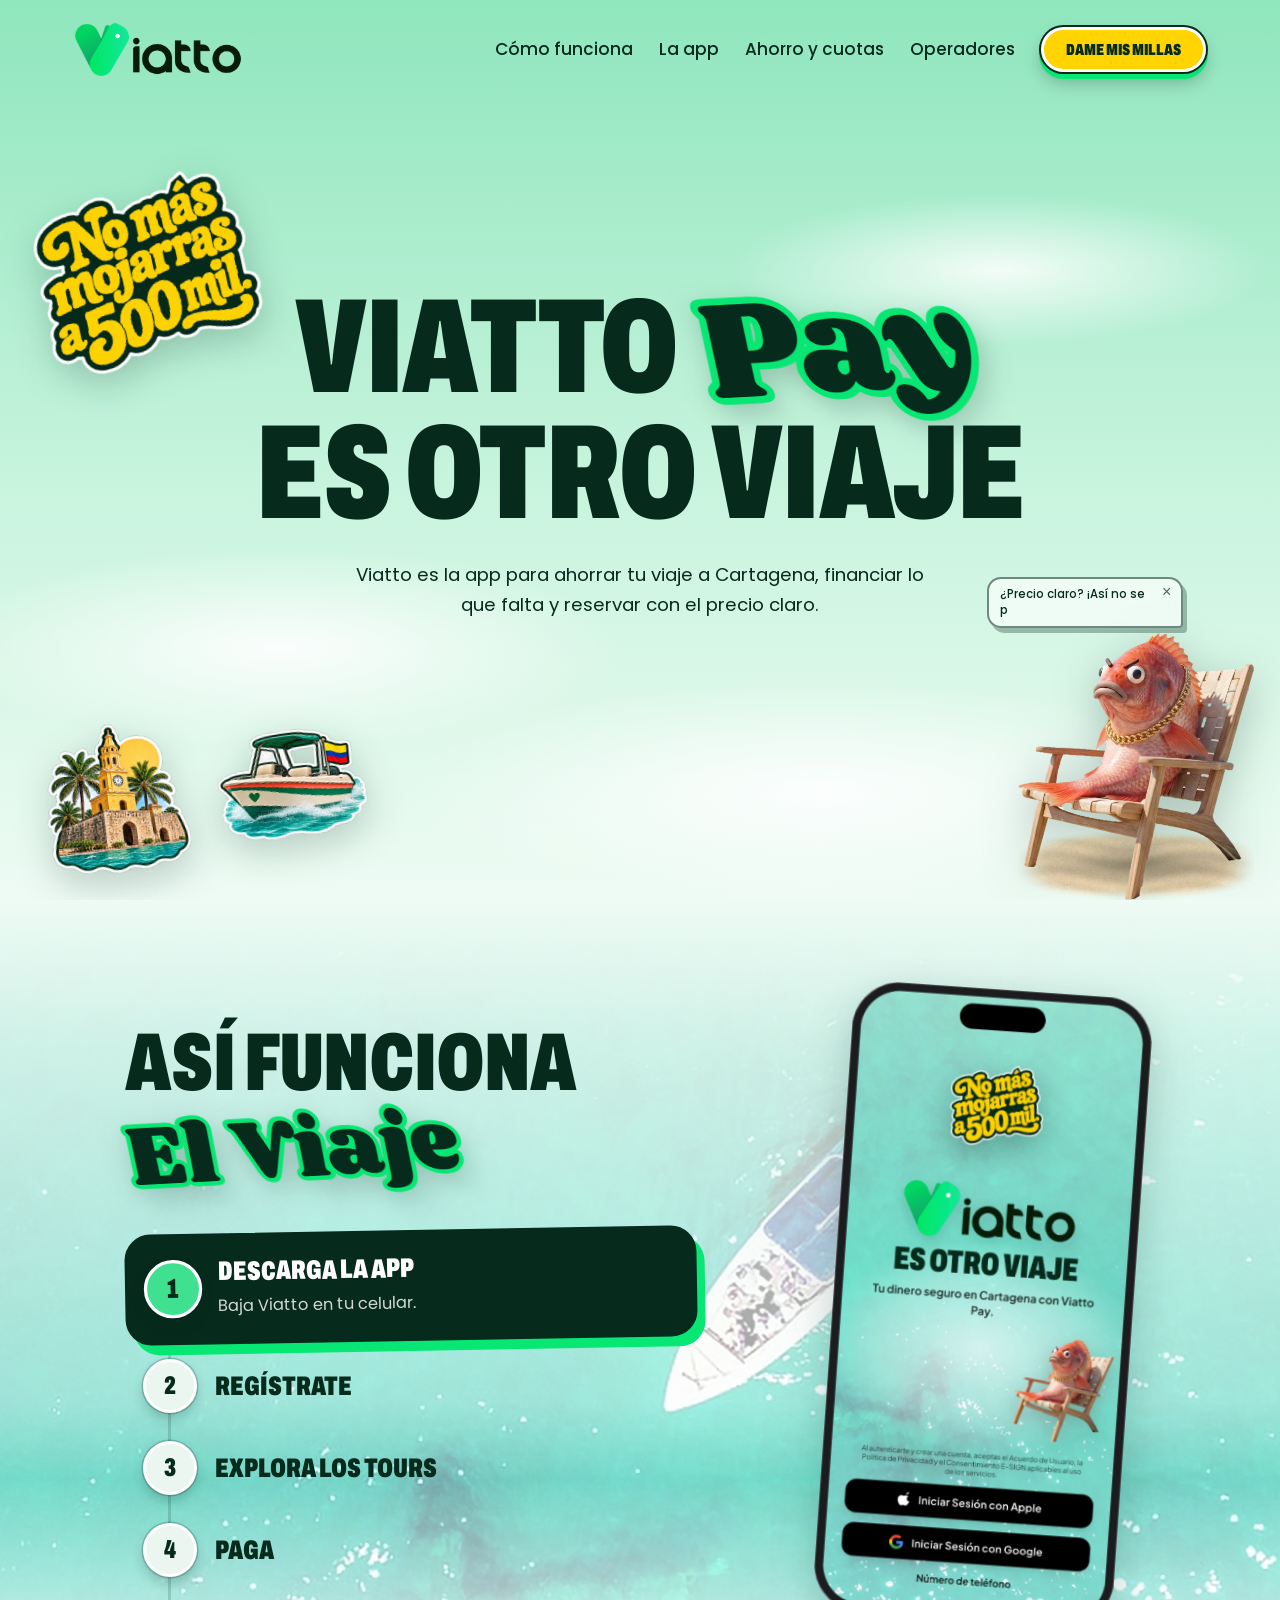
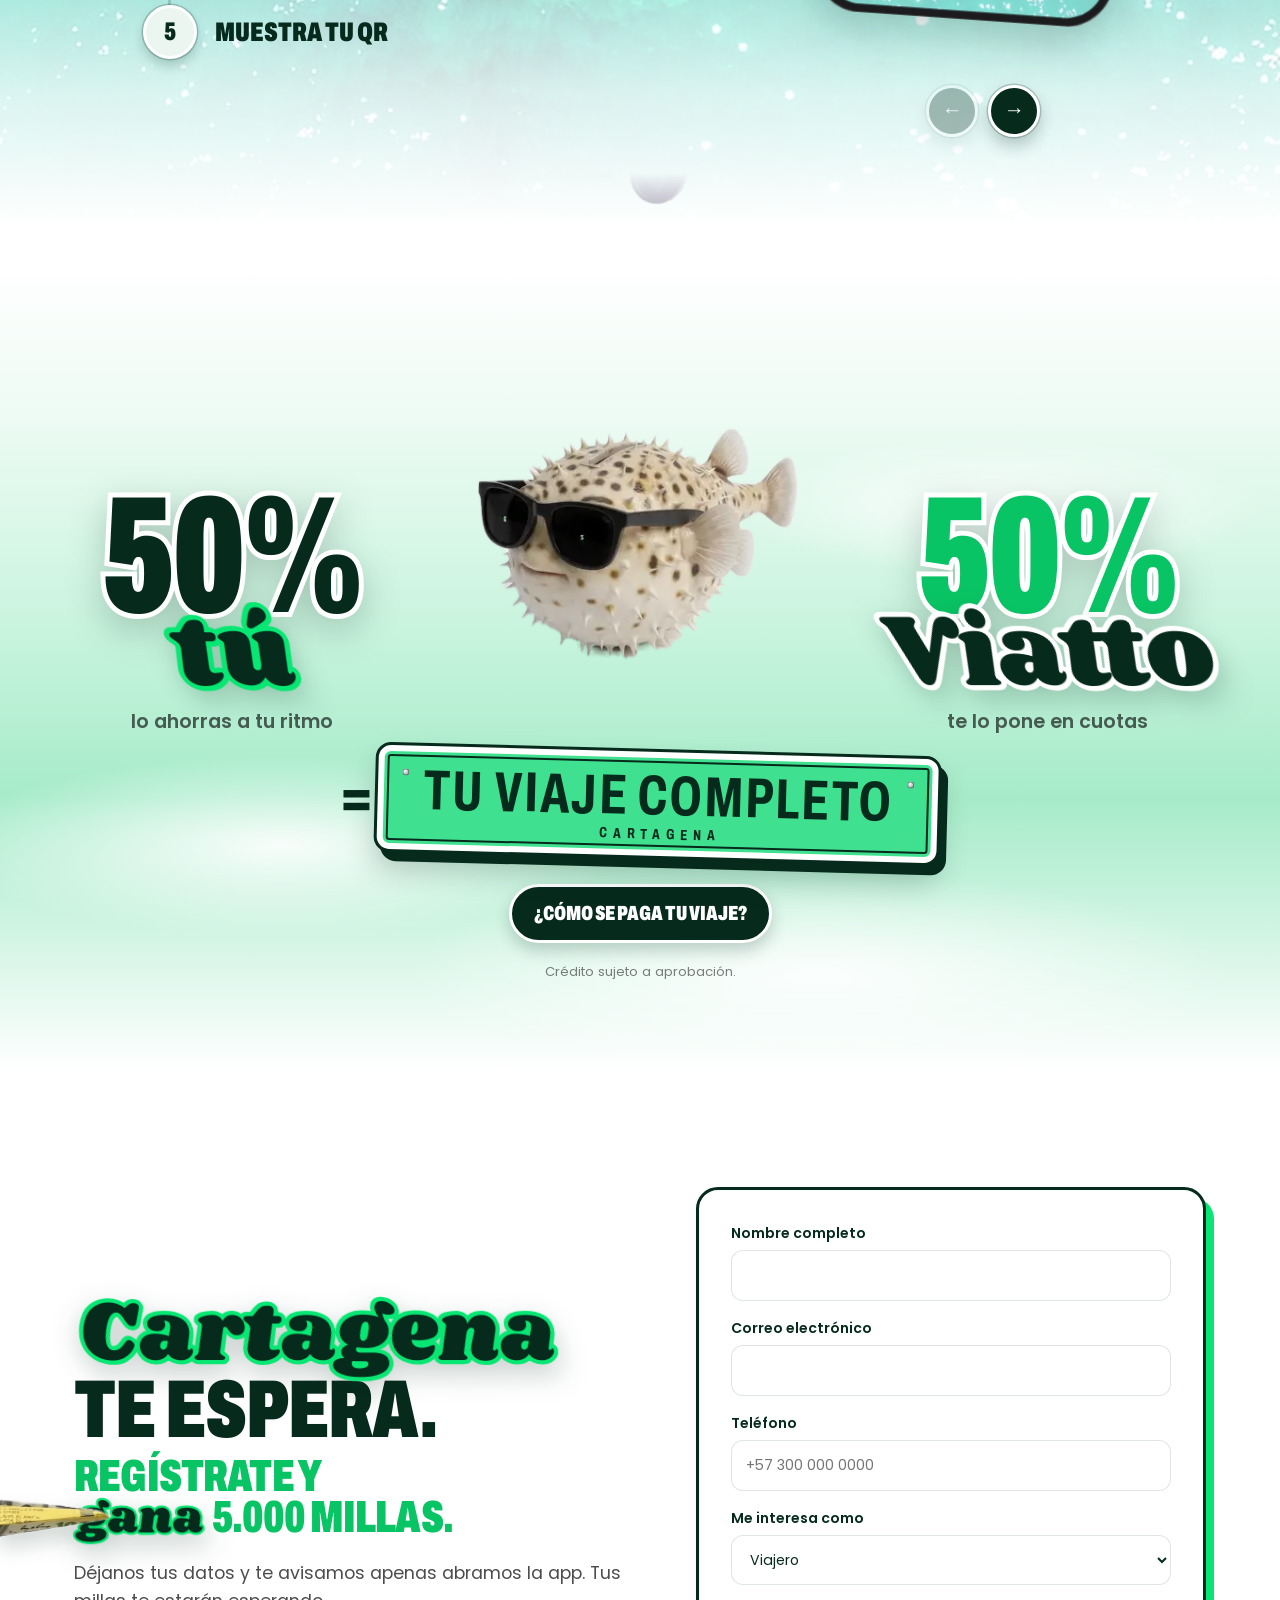
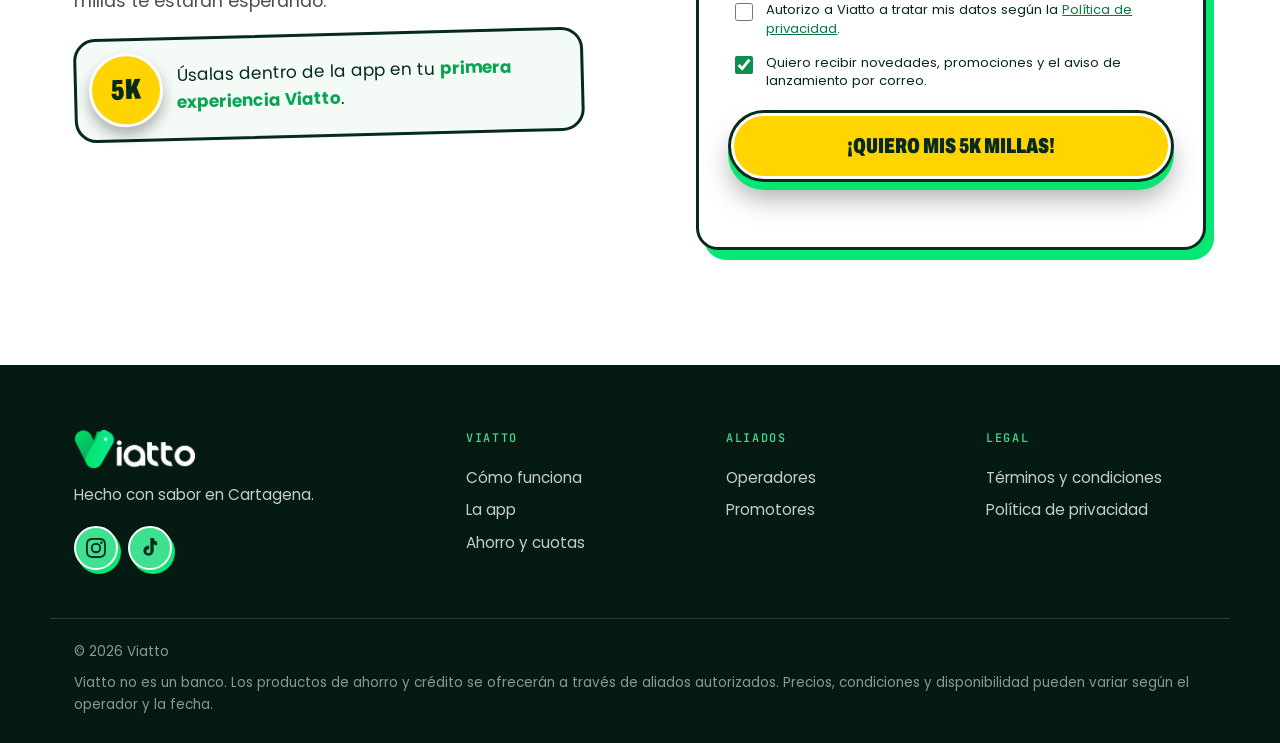
<file: index.html>
<!doctype html>
<html lang="es">
  <head>
    <meta charset="utf-8" />
    <meta name="viewport" content="width=device-width, initial-scale=1" />
    <title>Viatto Pay · Es otro viaje</title>
    <meta
      name="description"
      content="Viatto es la app para ahorrar tu viaje a Cartagena, financiar lo que falta y reservar con el precio claro."
    />
    <link rel="icon" href="assets/appicon.png" />
    <link rel="preconnect" href="https://fonts.googleapis.com" />
    <link rel="preconnect" href="https://fonts.gstatic.com" crossorigin />
    <link
      href="https://fonts.googleapis.com/css2?family=Archivo:wdth,wght@62..125,700..900&family=Shrikhand&family=Poppins:wght@400;500;600;700;800&family=JetBrains+Mono:wght@500&display=swap"
      rel="stylesheet"
    />
    <link rel="stylesheet" href="styles.css" />
    <style>
      /* Propuesta 3: estructura y actitud de la referencia ugly.cash con los colores de Viatto */
      /* Esta página no tiene cabecera fija: los enlaces del menú llevan cada sección justo al borde superior */
      html {
        scroll-padding-top: 0;
      }
      main > section {
        scroll-margin-top: 0;
      }
      body {
        background: #f7f9f6;
      }
      .big {
        font-family: "Archivo", "Poppins", sans-serif;
        font-stretch: 68%;
        font-weight: 900;
        text-transform: uppercase;
        letter-spacing: -0.01em;
        line-height: 0.9;
        color: var(--ink);
      }
      /* Botones tipo sticker: borde blanco grueso y sombra, derechos; al pasar el cursor suben */
      .pill {
        display: inline-flex;
        align-items: center;
        justify-content: center;
        padding: 16px 34px;
        border: 3px solid #fff;
        border-radius: 999px;
        background: var(--ink);
        color: #fff;
        font-weight: 700;
        text-decoration: none;
        box-shadow: 0 0 0 1.5px rgba(6, 42, 28, 0.22), 0 9px 16px rgba(6, 42, 28, 0.24);
        transition: translate 0.2s ease, box-shadow 0.2s ease, background 0.2s ease;
      }
      .pill:hover {
        translate: 0 -3px;
        background: #000;
        box-shadow: 0 0 0 1.5px rgba(6, 42, 28, 0.22), 0 14px 22px rgba(6, 42, 28, 0.28);
      }
      .pill--lime {
        background: var(--lime);
        color: var(--ink);
      }
      .pill--lime:hover {
        background: #6cf0ac;
      }

      /* Cabecera clara */
      .top {
        position: absolute;
        inset: 0 0 auto 0;
        z-index: 5;
        padding: 22px 0;
      }
      .top__in {
        display: flex;
        align-items: center;
        justify-content: space-between;
        gap: 20px;
      }
      .top nav {
        display: flex;
        align-items: center;
        gap: 26px;
        font-weight: 500;
      }
      .top nav a:not(.pill) {
        color: var(--ink);
        text-decoration: none;
      }
      .top .pill {
        padding: 10px 20px;
        font-size: 0.9rem;
      }

      /* Portada: cielo, nubes y stickers flotando */
      .sky {
        position: relative;
        overflow: hidden;
        min-height: 100svh;
        display: grid;
        place-items: center;
        padding: 130px 0 90px;
        text-align: center;
        background:
          radial-gradient(ellipse 38% 16% at 22% 72%, rgba(255, 255, 255, 0.9), transparent 70%),
          radial-gradient(ellipse 30% 12% at 78% 30%, rgba(255, 255, 255, 0.85), transparent 70%),
          radial-gradient(ellipse 46% 18% at 64% 88%, rgba(255, 255, 255, 0.9), transparent 70%),
          linear-gradient(180deg, #8fe6bd 0%, #c9f4de 55%, #eefbf4 100%);
      }
      .sky {
        --fw: clamp(140px, 18.5vw, 268px); /* ancho de la mojarra; su globo se ubica a partir de él */
      }
      /* Globo de diálogo de la mojarra */
      /* Boca: recorte superpuesto con 3 aperturas × 30 fotogramas; el script elige cuál según la letra que va diciendo */
      .sky__mouth {
        position: absolute;
        left: 27.273%; /* la mojarra ahora mira hacia la izquierda */
        top: 14.085%;
        width: 22.727%;
        height: 21.127%;
        background: url("assets/mojarra-silla-boca.webp?v=3") 0 0 / 3000% 300% no-repeat;
        opacity: 0;
      }
      .sky__mouth.is-on {
        opacity: 1;
      }
      /* Párpados: capa transparente con 2 niveles (a medias y cerrados) × 30 fotogramas; el script la muestra al parpadear */
      .sky__eyes {
        position: absolute;
        left: 29.545%;
        top: 8.048%;
        width: 27.273%;
        height: 14.085%;
        background: url("assets/mojarra-silla-ojos.webp?v=1") 0 0 / 3000% 200% no-repeat;
        opacity: 0;
      }
      .sky__eyes.is-on {
        opacity: 1;
      }
      /* Burbujitas que le salen de la boca */
      .bub {
        position: absolute;
        left: 33%;
        top: 21%;
        width: var(--s);
        height: var(--s);
        border-radius: 50%;
        border: 1.5px solid rgba(255, 255, 255, 0.95);
        background: rgba(255, 255, 255, 0.35);
        opacity: 0;
        animation: bub-rise var(--t) ease-out forwards;
      }
      @keyframes bub-rise {
        0% {
          opacity: 0;
          transform: translate(0, 0) scale(0.4);
        }
        15% {
          opacity: 1;
        }
        100% {
          opacity: 0;
          transform: translate(var(--dx), -130px) scale(1);
        }
      }
      .sky__say {
        min-height: calc(2.7em + 16px);
        position: absolute;
        z-index: 3;
        right: calc(2% + var(--fw) * 0.3);
        bottom: calc(var(--fw) * 1.13 + 4px); /* justo encima de la mojarra */
        width: min(196px, calc(100vw - 32px));
        margin: 0;
        padding: 8px 26px 8px 11px;
        border: 2px solid rgba(6, 42, 28, 0.55);
        border-radius: 14px 14px 4px 14px;
        background: rgba(255, 255, 255, 0.62);
        -webkit-backdrop-filter: blur(8px);
        backdrop-filter: blur(8px);
        color: var(--ink);
        font-size: 0.72rem;
        font-weight: 500;
        line-height: 1.35;
        text-align: left;
        box-shadow: 4px 5px 0 rgba(6, 42, 28, 0.3);
        transition: opacity 0.35s ease, transform 0.35s ease;
      }
      .sky__say.is-out {
        opacity: 0;
        transform: translateY(6px) scale(0.96);
      }
      .sky__say button {
        position: absolute;
        top: 3px;
        right: 6px;
        padding: 2px 4px;
        border: 0;
        background: none;
        color: inherit;
        font-size: 1rem;
        line-height: 1;
        cursor: pointer;
        opacity: 0.7;
      }
      .sky__say button:hover {
        opacity: 1;
      }
      .sky__in {
        position: relative;
        z-index: 2;
      }
      .sky h1 {
        font-size: clamp(3.2rem, 10.5vw, 9.6rem);
        max-width: 9.5em;
        margin-inline: auto;
      }
      /* "Pay" con letra gruesa y cursiva, en el estilo del letrero "No más mojarras a 500 mil" */
      .sky h1 .pay,
      .blk h2 .pay,
      .join h2 .pay {
        font-family: "Shrikhand", "Archivo", serif;
        font-stretch: normal;
        font-weight: 400;
        text-transform: none;
        letter-spacing: 0;
        font-size: 1.04em;
        /* inclinada hacia la izquierda (la letra viene inclinada a la derecha), con contorno blanco de sticker y flotando como ellos */
        display: inline-block;
        margin: 0 0.1em 0 0.06em;
        transform: skewX(24deg);
        -webkit-text-stroke: 0.1em #08e773; /* verde de la V del logo */
        paint-order: stroke fill;
        filter: drop-shadow(0 10px 14px rgba(6, 42, 28, 0.22));
        --r: -3deg;
        rotate: var(--r);
        animation: pay-float 6s ease-in-out infinite alternate;
        animation-delay: -2.5s;
      }
      /* el mismo vaivén de los stickers, un poco más corto */
      @keyframes pay-float {
        0% {
          translate: 0 0;
          rotate: var(--r, 0deg);
        }
        50% {
          translate: 5px -10px;
          rotate: calc(var(--r, 0deg) + 3.5deg);
        }
        100% {
          translate: -4px 5px;
          rotate: calc(var(--r, 0deg) - 2.5deg);
        }
      }
      .sky p {
        margin: 26px auto 34px;
        max-width: 32em;
        font-size: 1.15rem;
        color: var(--ink);
      }
      .sky small {
        display: block;
        margin-top: 16px;
        font-size: 0.88rem;
        color: rgba(6, 42, 28, 0.7);
      }
      .st {
        position: absolute;
        z-index: 1;
        width: var(--w);
        height: auto;
        rotate: var(--r, 0deg);
        filter: drop-shadow(0 12px 18px rgba(6, 42, 28, 0.22));
        animation: st-float var(--t, 6s) ease-in-out infinite alternate;
        animation-delay: var(--d, 0s);
        pointer-events: none;
      }
      @keyframes st-float {
        0% {
          translate: 0 0;
          rotate: var(--r, 0deg);
        }
        50% {
          translate: 8px -16px;
          rotate: calc(var(--r, 0deg) + 6deg);
        }
        100% {
          translate: -6px 8px;
          rotate: calc(var(--r, 0deg) - 4deg);
        }
      }
      /* Stickers a la izquierda; a la derecha va la mojarra animada */
      .st--500 { --w: clamp(120px, 17vw, 270px); left: 3%; top: 20%; --r: -12deg; --d: -2s; --t: 7s; }
      .st--torre { --w: clamp(92px, 11vw, 168px); left: 3.5%; bottom: 3%; --r: -7deg; --d: -3.5s; --t: 7s; }
      .st--lancha { --w: clamp(92px, 11.5vw, 180px); left: 17%; bottom: 7%; --r: -8deg; --d: -1.5s; }
      /* Mojarra en su silla: foto fija animada, hoja de 6 × 5 fotogramas que el script recorre.
         La versión anterior (busto del reel) sigue en assets/mojarra-anim.webp: 8 × 6, 48 fotogramas, proporción 300 / 341. */
      /* Suelo de arena bajo la silla: mismo recuadro que la mojarra, por detrás, con los bordes desvanecidos */
      .sky__ground {
        position: absolute;
        z-index: 1;
        right: 2%;
        bottom: 0;
        width: var(--fw);
        aspect-ratio: 440 / 497;
        background: url("assets/mojarra-suelo.webp?v=1") 0 0 / 100% 100% no-repeat;
        pointer-events: none;
      }
      .sky__fish {
        position: absolute;
        z-index: 1;
        right: 2%;
        bottom: 0;
        width: var(--fw);
        aspect-ratio: 440 / 497;
        background: url("assets/mojarra-silla.webp?v=5") 0 0 / 600% 500% no-repeat;
        filter: drop-shadow(0 12px 22px rgba(6, 42, 28, 0.25));
        pointer-events: none;
      }

      /* Bloques */
      .blk {
        padding-block: clamp(72px, 9vw, 128px);
      }
      #como-funciona {
        padding-top: clamp(40px, 4.6vw, 66px); /* margen superior más cerrado en la segunda sección */
      }
      /* Fondo de mar: foto aérea de las Islas del Rosario bajo un velo claro.
         Arriba el velo es del mismo verde menta con que termina la portada, para que las dos secciones se unan;
         hacia abajo se abre y deja ver más el turquesa. */
      .sea {
        position: relative;
        overflow: hidden;
        padding-bottom: clamp(96px, 10vw, 150px);
        background: #dff5f1;
      }
      .plain {
        background: #efefef;
      }
      .sea > .wrap {
        position: relative;
        z-index: 1;
      }
      .sea::before {
        content: "";
        position: absolute;
        inset: 0;
        pointer-events: none;
        background:
          linear-gradient(180deg, #eefbf4 0%, rgba(238, 251, 244, 0.86) 16%, rgba(255, 255, 255, 0.62) 52%, rgba(255, 255, 255, 0.45) 60%, rgba(255, 255, 255, 0.85) 82%, #fff 96%),
          url("assets/fondo-mar.webp?v=2") center 62% / cover no-repeat;
        transform: scaleX(-1); /* volteada: la lancha queda del lado del teléfono, no bajo el texto */
      }
      .blk h2 .pay {
        margin-left: 0.02em;
        margin-top: 0.16em; /* un poco más abajo para que no pise la línea de arriba */
        animation-delay: -1s;
      }
      .blk h2 {
        font-size: clamp(2.4rem, 6.4vw, 5.6rem);
      }
      .feat {
        display: grid;
        grid-template-columns: minmax(0, 1.4fr) minmax(0, 1fr);
        gap: 64px;
        align-items: center;
      }
      /* Pasos apilados: número grande tipo sticker, título condensado y una línea que los une.
         El paso activo es una tarjeta oscura con su descripción; los demás muestran solo número y título. */
      /* columna de título y pasos un poco más a la derecha, despegada del borde */
      .feat > div:first-child {
        padding-left: clamp(0px, 4vw, 64px);
      }
      .feat ul {
        position: relative;
        list-style: none;
        padding: 0;
        margin: 40px 0 0;
        display: grid;
        gap: 8px;
      }
      .feat ul::before {
        content: "";
        position: absolute;
        left: 43px;
        top: 34px;
        bottom: 34px;
        width: 3px;
        border-radius: 3px;
        background: rgba(6, 42, 28, 0.16);
      }
      .feat li {
        position: relative;
        display: grid;
        grid-template-columns: 54px minmax(0, 1fr);
        gap: 18px;
        align-items: center;
        padding: 10px 18px;
        border-radius: 26px;
        cursor: pointer;
        transition: background 0.25s ease, color 0.25s ease, padding 0.25s ease, box-shadow 0.25s ease, rotate 0.25s ease;
      }
      .feat li:hover:not(.is-on) {
        background: rgba(6, 42, 28, 0.05);
      }
      .feat li i {
        width: 54px;
        height: 54px;
        display: grid;
        place-items: center;
        border: 3px solid #fff;
        border-radius: 50%;
        background: #eaf6ef;
        color: var(--ink);
        font-family: "Archivo", sans-serif;
        font-stretch: 68%;
        font-weight: 900;
        font-style: normal;
        font-size: 1.6rem;
        line-height: 1;
        box-shadow: 0 0 0 1.5px rgba(6, 42, 28, 0.22), 0 7px 12px rgba(6, 42, 28, 0.2);
        transition: background 0.25s ease, scale 0.25s ease;
      }
      .feat li b {
        display: block;
        font-family: "Archivo", sans-serif;
        font-stretch: 68%;
        font-weight: 900;
        text-transform: uppercase;
        font-size: clamp(1.35rem, 2.1vw, 1.85rem);
        line-height: 1;
      }
      .feat li span {
        display: none;
        margin-top: 8px;
        font-size: 1.02rem;
        color: rgba(255, 255, 255, 0.82);
      }
      .feat li.is-on {
        padding-block: 22px;
        background: var(--ink);
        color: #fff;
        /* mismo efecto sticker del formulario: borde y sombra verde dura */
        border: 3px solid var(--ink);
        box-shadow: 8px 10px 0 #08e773;
        rotate: -1deg;
      }
      .feat li.is-on i {
        background: var(--lime);
        scale: 1.08;
      }
      .feat li.is-on span {
        display: block;
      }
      /* Carrusel de mockups: lo único que se mueve en la sección */
      .mock {
        min-width: 0;
      }
      .mock__track {
        display: flex;
        overflow-x: auto;
        scroll-snap-type: x mandatory;
        scroll-behavior: smooth;
        scrollbar-width: none;
      }
      .mock__track::-webkit-scrollbar {
        display: none;
      }
      .mock__track figure {
        flex: 0 0 100%;
        margin: 0;
        padding: 30px 0 64px; /* sitio para que la sombra del teléfono no se corte */
        display: grid;
        place-items: center;
        scroll-snap-align: center;
      }
      .mock__track img,
      .mock__ph {
        width: min(300px, 78%);
        rotate: 4deg;
      }
      .mock__track img {
        height: auto;
        filter: drop-shadow(0 14px 22px rgba(6, 42, 28, 0.22));
      }
      /* Espacio con forma de teléfono para los mockups que faltan */
      .mock__ph {
        aspect-ratio: 615 / 1294;
        border: 3px dashed rgba(6, 42, 28, 0.35);
        border-radius: 46px;
        display: grid;
        place-items: center;
        text-align: center;
        font-family: "JetBrains Mono", monospace;
        font-size: 0.82rem;
        color: rgba(6, 42, 28, 0.55);
      }
      .mock__nav {
        display: flex;
        justify-content: center;
        gap: 10px;
      }
      .mock__nav button {
        width: 52px;
        height: 52px;
        border: 3px solid #fff;
        border-radius: 50%;
        background: var(--ink);
        color: #fff;
        font-size: 1.3rem;
        line-height: 1;
        cursor: pointer;
        box-shadow: 0 0 0 1.5px rgba(6, 42, 28, 0.22), 0 9px 16px rgba(6, 42, 28, 0.24);
        transition: translate 0.2s ease, opacity 0.2s ease;
      }
      .mock__nav button:hover:not(:disabled) {
        translate: 0 -3px;
      }
      .mock__nav button:disabled {
        opacity: 0.3;
        cursor: default;
      }
      .clear {
        background: #efefef;
        color: var(--ink);
      }
      .clear h2 {
        color: var(--ink);
        white-space: nowrap;
        font-size: clamp(1.7rem, 4.6vw, 4.2rem);
      }
      .clear__h2b {
        color: #08c464;
      }
      .clear__note {
        display: block;
        margin-top: 8px;
        font-size: 0.82rem;
        color: rgba(0, 0, 0, 0.5);
      }
      .clear__head {
        display: grid;
        grid-template-columns: minmax(0, 1fr) auto;
        align-items: center;
        gap: 24px;
      }
      .clear__pez {
        width: clamp(170px, 22vw, 300px);
        height: auto;
        margin-top: -113px;
        /* las monedas entran por arriba del video: se desvanecen en vez de verse cortadas */
        -webkit-mask-image: linear-gradient(180deg, transparent 0%, #000 22%);
        mask-image: linear-gradient(180deg, transparent 0%, #000 22%);
      }
      @media (max-width: 720px) {
        .clear__head { grid-template-columns: 1fr; }
        .clear__pez { justify-self: center; margin-top: 0; width: 200px; }
      }
      .clear__head p {
        margin-top: 18px;
        font-size: 1.15rem;
        color: rgba(0, 0, 0, 0.72);
      }
      .quad {
        margin-top: 48px;
        display: grid;
        grid-template-columns: repeat(2, minmax(0, 1fr));
        gap: 14px;
      }
      .quad article {
        border: 1px solid rgba(0, 0, 0, 0.12);
        background: #fff;
        border-radius: 22px;
        padding: 26px 28px;
      }
      .quad h3 {
        font-size: 1.15rem;
        color: var(--ink);
        margin-bottom: 8px;
      }
      .quad p {
        color: rgba(0, 0, 0, 0.7);
      }
      .shout {
        background: var(--lime);
        text-align: center;
      }
      .shout h2 {
        font-size: clamp(3rem, 10vw, 9rem);
      }
      .shout p {
        margin-top: 22px;
        font-size: 1.2rem;
      }
      .more {
        margin-top: 48px;
        display: grid;
        grid-template-columns: repeat(3, minmax(0, 1fr));
        gap: 18px;
      }
      .more a {
        display: flex;
        flex-direction: column;
        justify-content: flex-end;
        min-height: 230px;
        border-radius: 28px;
        padding: 28px;
        text-decoration: none;
        color: #fff;
        background: linear-gradient(180deg, rgba(6, 42, 28, 0.05), rgba(6, 42, 28, 0.88)), var(--img) center / cover;
        transition: transform 0.25s ease;
      }
      .more a:hover {
        transform: translateY(-4px);
      }
      .more b {
        font-family: "Archivo", sans-serif;
        font-stretch: 68%;
        font-weight: 900;
        text-transform: uppercase;
        font-size: 1.7rem;
        line-height: 1;
      }
      .more span {
        margin-top: 8px;
        color: rgba(255, 255, 255, 0.85);
      }
      .join h2 {
        color: #fff;
        font-size: clamp(2.6rem, 6.4vw, 5.4rem);
      }
      /* Globo de la mojarra de la segunda sección: misma estructura del sitio, con el formato claro de esta propuesta */
      #fish2 .crab__bubble {
        border: 2px solid rgba(6, 42, 28, 0.55);
        background: rgba(255, 255, 255, 0.62);
        color: var(--ink);
        font-weight: 500;
        box-shadow: 4px 5px 0 rgba(6, 42, 28, 0.3);
      }
      /* Párpados de la mojarra de la segunda sección: capa con 2 niveles × 48 fotogramas, sobre los ojos */
      /* Cangrejo de la segunda sección: esquina inferior izquierda */
      #fish2 {
        --size: clamp(150px, 17vw, 250px);
        position: absolute; /* vive dentro de la sección 2: sube desde su borde inferior y no invade la siguiente */
        z-index: 2;
        bottom: 110px;
        transform: translateY(calc(108% + 110px));
      }
      #fish2.is-up {
        transform: none;
      }
      #fish2 .crab__bubble {
        left: 30%;
      }
      .fish2__stack {
        position: relative;
        display: block;
        aspect-ratio: 1; /* reserva el espacio aunque la animación aún no haya cargado */
      }
      /* cada animación se muestra solo cuando ya cargó: nunca se ve el ícono de imagen rota */
      /* bucle de gestos (tenazas arriba, riendo): reemplaza al video cuando termina de romper el letrero */
      .fish2__gesto {
        position: absolute;
        inset: 0;
        opacity: 0;
      }
      .fish2__stack.is-gesto .fish2__gesto { opacity: 1; }
      .fish2__stack.is-gesto #fish2Crab { opacity: 0; }
      .fish2__crab {
        display: block;
        width: 100%;
        height: auto;
        filter: drop-shadow(0 6px 10px rgba(4, 22, 15, 0.25));
        /* en espejo: el borde donde el video corta las patas queda pegado al borde izquierdo de la pantalla */
        transform: scaleX(-1);
      }
      .fish__eyes {
        position: absolute;
        left: 14%;
        top: 33.724%;
        width: 55.333%;
        height: 18.475%;
        background: url("assets/mojarra-anim-ojos.webp?v=1") 0 0 / 4800% 200% no-repeat;
        opacity: 0;
      }
      .fish__eyes.is-on {
        opacity: 1;
      }
      /* Coco con rastas: asoma por la esquina inferior derecha mientras se ve la sección "No somos un banco".
         Hoja de 9 × 5 fotogramas (45, a 15 por segundo) que el script recorre. */
      .coco {
        position: fixed;
        right: 12px;
        bottom: 0;
        z-index: 40;
        width: clamp(118px, 13vw, 190px);
        transform: translateY(110%);
        transition: transform 0.7s cubic-bezier(0.3, 1.3, 0.5, 1);
        pointer-events: none;
      }
      .coco.is-up {
        transform: none;
      }
      /* Globo del coco: misma estructura y formato que el de la mojarra, abriendo hacia la izquierda */
      .coco .crab__bubble {
        left: auto;
        right: 6px;
        bottom: calc(100% + 2px);
        border: 2px solid rgba(6, 42, 28, 0.55);
        border-radius: 14px 14px 4px 14px;
        background: rgba(255, 255, 255, 0.62);
        color: var(--ink);
        font-weight: 500;
        box-shadow: 4px 5px 0 rgba(6, 42, 28, 0.3);
        transform-origin: 85% 100%;
        pointer-events: auto;
      }
      .coco.is-talking .crab__bubble {
        opacity: 1;
        transform: none;
        visibility: visible;
      }
      .coco__sprite {
        display: block;
        aspect-ratio: 344 / 355;
        background: url("assets/coco-anim.webp?v=1") 0 0 / 900% 500% no-repeat;
        filter: drop-shadow(0 8px 12px rgba(6, 42, 28, 0.25));
      }
      @media (prefers-reduced-motion: reduce) {
        .coco {
          transition: none;
        }
      }
      .p3-note:hover {
        translate: -50% -3px;
      }
      .p3-note {
        position: fixed;
        left: 50%;
        bottom: 12px;
        translate: -50% 0; /* centrado abajo: en las esquinas van las mojarras */
        z-index: 50;
        padding: 10px 18px;
        font-size: 0.82rem;
      }
      .footer__in span {
        display: block;
        padding: 4px 0;
      }
      @media (max-width: 980px) {
        .top nav a:not(.pill) {
          display: none;
        }
        .more,
        .quad,
        .feat {
          grid-template-columns: minmax(0, 1fr);
        }
        .st--torre {
          display: none;
        }
        .st--500 { left: -4%; top: 9%; }
        .st--lancha { left: 2%; bottom: 3%; }
      }
      @media (prefers-reduced-motion: reduce) {
        .st,
        .pay {
          animation: none;
        }
      }
      /* Propuesta sección 3: lettering a todo lo ancho */
      .half {
        position: relative;
        overflow-x: clip; /* las monedas pueden asomar sobre la sección de arriba sin cortarse */
        overflow-y: visible;
        /* mismo cielo difuminado de la portada */
        background:
          radial-gradient(ellipse 38% 16% at 22% 72%, rgba(255, 255, 255, 0.9), transparent 70%),
          radial-gradient(ellipse 30% 12% at 78% 30%, rgba(255, 255, 255, 0.85), transparent 70%),
          radial-gradient(ellipse 46% 18% at 64% 88%, rgba(255, 255, 255, 0.9), transparent 70%),
          linear-gradient(180deg, #ffffff 0%, #eefbf4 18%, #c9f4de 45%, #a6ebc9 66%, #ffffff 100%); /* termina en blanco para unirse con la sección final */
        padding: clamp(64px, 8vw, 120px) 16px clamp(56px, 7vw, 100px);
        text-align: center;
        color: var(--ink);
      }
      .half__kicker {
        display: inline-block;
        padding: 10px 22px;
        border: 3px solid #fff;
        border-radius: 999px;
        background: var(--ink);
        color: #fff;
        font-family: "Archivo", sans-serif;
        font-stretch: 68%;
        font-weight: 900;
        text-transform: uppercase;
        font-size: clamp(1rem, 1.6vw, 1.35rem);
        box-shadow: 0 8px 16px rgba(6, 42, 28, 0.2);
      }
      .half__stage {
        display: grid;
        grid-template-columns: 1fr auto 1fr;
        align-items: center;
        gap: clamp(0px, 1vw, 16px);
        max-width: 1500px;
        margin: clamp(16px, 2vw, 32px) auto 0;
      }
      .half__side {
        position: relative;
        top: 96px; /* más abajo que el pez */
        display: grid;
        justify-items: center;
        line-height: 0.82;
        animation: pay-float 6s ease-in-out infinite alternate;
      }
      .half__side--tu { --r: -5deg; }
      .half__side--vt { --r: 5deg; animation-delay: -3s; }
      .half__pct {
        font-family: "Archivo", sans-serif;
        font-stretch: 62%;
        font-weight: 900;
        font-size: clamp(4.8rem, 13vw, 13rem);
        letter-spacing: -0.02em;
        -webkit-text-stroke: 0.06em #fff;
        paint-order: stroke fill;
        filter: drop-shadow(0 12px 18px rgba(6, 42, 28, 0.22));
      }
      .half__side--vt .half__pct { color: #08c464; }
      .half__who {
        margin-top: -0.12em;
        font-family: "Shrikhand", "Archivo", serif;
        font-size: clamp(3rem, 8vw, 7.5rem);
        transform: skewX(24deg);
        -webkit-text-stroke: 0.1em #08e773;
        paint-order: stroke fill;
        filter: drop-shadow(0 10px 14px rgba(6, 42, 28, 0.22));
      }
      .half__side--vt .half__who { -webkit-text-stroke-color: #fff; color: var(--ink); }
      .half__what {
        margin-top: 0.7em;
        font-size: clamp(1rem, 1.5vw, 1.3rem);
        line-height: 1.2;
        font-weight: 600;
        color: rgba(0, 0, 0, 0.62);
      }
      .half__pez {
        width: clamp(200px, 28vw, 420px);
        height: auto;
        margin-top: -230px;
        margin-bottom: -40px;
        position: relative;
        z-index: 1;
        -webkit-mask-image: linear-gradient(180deg, transparent 0%, #000 22%);
        mask-image: linear-gradient(180deg, transparent 0%, #000 22%);
      }
      .half__eq {
        margin-top: clamp(40px, 9vw, 150px);
        font-family: "Archivo", sans-serif;
        font-stretch: 68%;
        font-weight: 900;
        text-transform: uppercase;
        font-size: clamp(1.8rem, 4.4vw, 4rem);
        line-height: 1;
      }
      .half__eq b {
        display: inline-block;
        padding: 0.08em 0.35em;
        background: var(--lime);
        border: 3px solid #fff;
        border-radius: 0.3em;
        box-shadow: 0 8px 16px rgba(6, 42, 28, 0.18);
        rotate: 1.5deg;
      }
      .half__kicker { margin-top: 28px; }
      /* "Tu viaje completo" como placa de carro tipo sticker */
      .half__eq b.plate {
        position: relative;
        display: inline-grid;
        justify-items: center;
        padding: 0.2em 0.7em 0.14em;
        border-radius: 0.22em;
        outline: 0.05em solid var(--ink);
        outline-offset: -0.2em;
        letter-spacing: 0.04em;
        /* contorno de sticker: blanco grueso, filo oscuro y sombra dura desplazada */
        border: 0.12em solid #fff;
        box-shadow: 0 0 0 3px var(--ink), 0.12em 0.16em 0 3px var(--ink), 0 18px 30px rgba(6, 42, 28, 0.25);
        transform-origin: 50% 0;
        animation: plate-swing 3.2s ease-in-out infinite;
      }
      .half__eq b.plate:hover { animation-duration: 0.9s; }
      /* se mece como una placa colgada de sus tornillos */
      @keyframes plate-swing {
        0%, 100% { rotate: -3deg; translate: 0 0; }
        25% { translate: 0 -4px; }
        50% { rotate: 3deg; translate: 0 0; }
        75% { translate: 0 -4px; }
      }
      .plate small {
        margin-top: 0.12em;
        font-size: 0.26em;
        letter-spacing: 0.4em;
        text-indent: 0.4em;
      }
      .plate::before,
      .plate::after {
        content: "";
        position: absolute;
        top: 0.3em;
        width: 0.13em;
        height: 0.13em;
        border-radius: 50%;
        background: radial-gradient(circle at 35% 35%, #fff, #9aa 70%);
        box-shadow: inset 0 0 0 1px rgba(6, 42, 28, 0.45);
      }
      .plate::before { left: 0.32em; }
      .plate::after { right: 0.32em; }
      .half__note {
        display: block;
        margin-top: 18px;
        font-size: 0.82rem;
        color: rgba(0, 0, 0, 0.5);
      }
      @media (max-width: 720px) {
        .half__stage { grid-template-columns: 1fr 1fr; }
        .half__side { top: 0; }
        .half__pez { grid-column: 1 / -1; grid-row: 1; justify-self: center; width: 200px; }
      }
      .join__h2b {
        display: block;
        margin-top: 0.2em;
        font-size: 0.55em;
        color: var(--lime);
      }
      .join h2 .pay {
        color: var(--ink);
        animation: none;
        transform: skewX(10deg); /* compensa la inclinación propia de la letra: queda derecha */
        rotate: 0deg;
      }
      /* Avión de papel que cruza la sección del formulario */
      .join {
        position: relative;
        overflow: hidden;
      }
      .join > .wrap {
        position: relative;
        z-index: 1;
      }
      /* el video del avión (sin fondo) ocupa todo el ancho: entra por la izquierda y sale por la derecha */
      .avion {
        position: absolute;
        left: 0;
        top: 50%;
        z-index: 2;
        width: 100%;
        height: auto;
        translate: 0 -50%;
        pointer-events: none;
      }
      /* Promo de millas */
      .millas {
        display: flex;
        align-items: center;
        gap: 14px;
        margin-top: 22px;
        max-width: 30em;
        padding: 12px 18px 12px 12px;
        border: 3px solid #fff;
        border-radius: 22px;
        background: rgba(255, 255, 255, 0.08);
        rotate: -1.5deg;
        transform-origin: 20% 50%;
        animation: millas-wiggle 3.4s ease-in-out infinite;
      }
      /* la tarjeta flota y se mece como un sticker */
      @keyframes millas-wiggle {
        0%, 100% { rotate: -2.5deg; translate: 0 0; }
        50% { rotate: 1.5deg; translate: 0 -6px; }
      }
      .millas b {
        flex: none;
        display: grid;
        place-items: center;
        width: 74px;
        height: 74px;
        border: 3px solid #fff;
        border-radius: 50%;
        background: #ffd400;
        color: var(--ink);
        font-family: "Archivo", sans-serif;
        font-stretch: 68%;
        font-weight: 900;
        font-size: 1.8rem;
        box-shadow: 0 8px 14px rgba(0, 0, 0, 0.3);
        animation: millas-pop 2.4s ease-in-out infinite;
      }
      .millas strong { color: #ffd400; }
      @keyframes millas-pop {
        0%, 100% { rotate: -8deg; scale: 1; }
        50% { rotate: 8deg; scale: 1.08; }
      }
      .btn-millas {
        width: 100%;
        margin-top: 6px;
        padding: 18px 24px;
        border: 3px solid #fff;
        border-radius: 999px;
        background: #ffd400;
        color: var(--ink);
        font-family: "Archivo", sans-serif;
        font-stretch: 68%;
        font-weight: 900;
        font-size: 1.35rem;
        text-transform: uppercase;
        cursor: pointer;
        box-shadow: 0 0 0 3px var(--ink), 0 8px 0 3px #08e773, 0 18px 28px rgba(0, 0, 0, 0.35);
        animation: millas-pulse 1.8s ease-in-out infinite;
        transition: translate 0.15s ease, box-shadow 0.15s ease;
      }
      .btn-millas:hover { animation-play-state: paused; translate: 0 -3px; }
      .btn-millas:active { translate: 0 5px; box-shadow: 0 0 0 3px var(--ink), 0 2px 0 3px #08e773; }
      @keyframes millas-pulse {
        0%, 100% { scale: 1; }
        50% { scale: 1.04; }
      }
      .join__mail {
        margin-top: 14px;
        font-weight: 700;
      }
      /* Prueba: sección final en fondo blanco */
      .join.section--dark {
        background: #fff;
        color: var(--ink);
      }
      .join h2 { color: var(--ink); }
      .join__h2b { color: #08c464; }
      .join .cta__sub { color: rgba(0, 0, 0, 0.7); }
      .join .form {
        border: 3px solid var(--ink);
        box-shadow: 8px 10px 0 #08e773;
      }
      .millas {
        border-color: var(--ink);
        background: #f4fbf7;
      }
      .millas strong { color: #08a454; }
      .avion { filter: drop-shadow(0 12px 10px rgba(6, 42, 28, 0.18)); }
      /* Redes sociales en el pie: botones redondos tipo sticker */
      .social {
        display: flex;
        flex-wrap: wrap;
        gap: 10px;
        margin-top: 18px;
      }
      .social a {
        display: grid;
        place-items: center;
        width: 44px;
        height: 44px;
        border: 2px solid #fff;
        border-radius: 50%;
        background: var(--lime);
        color: var(--ink);
        box-shadow: 3px 4px 0 #08e773;
        transition: translate 0.15s ease, rotate 0.15s ease;
      }
      .social a:hover {
        translate: 0 -3px;
        rotate: -8deg;
      }
      .social svg {
        width: 20px;
        height: 20px;
        fill: currentColor;
      }
    </style>
    <style>.t-mov { display: none; }</style>
    <style>
      .form__check { flex-direction: row !important; align-items: flex-start; gap: 10px !important; font-weight: 400 !important; font-size: 0.82rem !important; line-height: 1.4; }
      .form__check input { width: 18px; height: 18px; margin-top: 2px; flex: none; accent-color: #0A8F4E; }
      .form__check a { color: #0A7A43; }
      .form__trampa { position: absolute; left: -9999px; width: 1px; height: 1px; opacity: 0; }
      .btn-millas:disabled { opacity: .6; cursor: wait; }
    </style>
    <style>
      /* Ventana de gracias al terminar el registro */
      .gracias { position: fixed; inset: 0; z-index: 100; display: grid; place-items: center; padding: 16px; background: rgba(6, 42, 28, 0.6); }
      .gracias[hidden] { display: none; }
      .gracias__box { position: relative; width: min(440px, 100%); padding: 40px 28px 28px; border: 3px solid #062A1C; border-radius: 26px; background: #fff; color: #062A1C; text-align: center; box-shadow: 8px 10px 0 #08e773; animation: gracias-in 0.35s cubic-bezier(0.3, 1.4, 0.5, 1); }
      .gracias__medalla { display: grid; place-items: center; width: 84px; height: 84px; margin: -82px auto 14px; border: 4px solid #fff; border-radius: 50%; background: #ffd400; font: 900 2rem "Archivo", sans-serif; font-stretch: 68%; box-shadow: 0 8px 16px rgba(0, 0, 0, 0.2); animation: millas-pop 2.4s ease-in-out infinite; }
      .gracias h3 { margin: 0 0 10px; font: 900 1.8rem/1.05 "Archivo", sans-serif; font-stretch: 68%; text-transform: uppercase; }
      .gracias p { margin: 0 0 22px; font-size: 1rem; line-height: 1.5; color: rgba(6, 42, 28, 0.8); }
      .gracias p strong { color: #0A8F4E; }
      .gracias__x { position: absolute; top: 10px; right: 14px; border: 0; background: none; font-size: 1.8rem; line-height: 1; color: #062A1C; cursor: pointer; }
      .gracias__ok { margin-top: 0; }
      @keyframes gracias-in { from { opacity: 0; transform: translateY(20px) scale(0.92); } to { opacity: 1; transform: none; } }
    </style>
    <style>
      /* Botón del menú con el mismo estilo de "¡Quiero mis 5K millas!", en tamaño compacto */
      .btn-millas--top { display: inline-block; width: auto; margin: 0; padding: 10px 22px; font-size: 1rem; line-height: 1.2; text-decoration: none; box-shadow: 0 0 0 2px var(--ink), 0 5px 0 2px #08e773, 0 10px 18px rgba(0, 0, 0, 0.25); }
      .btn-millas--top:hover { color: var(--ink); }
      .btn-millas--top:active { box-shadow: 0 0 0 2px var(--ink), 0 1px 0 2px #08e773; }
    </style>
    <link rel="stylesheet" href="propuesta-3-movil.css" />
  </head>
  <body>
    <a class="skip" href="#contenido">Saltar al contenido</a>

    <header class="top">
      <div class="wrap top__in">
        <a href="#inicio" aria-label="Viatto, inicio"><img src="assets/logo-color.png" alt="Viatto" width="168" height="55" /></a>
        <nav aria-label="Principal">
          <a href="#como-funciona">Cómo funciona</a>
          <a href="#app">La app</a>
          <a href="#claro">Ahorro y cuotas</a>
          <a href="#unete">Operadores</a>
          <a class="btn-millas btn-millas--top" href="#unete">Dame mis millas</a>
        </nav>
      </div>
    </header>

    <main id="contenido">
      <!-- Portada -->
      <section class="sky" id="inicio">
        <img class="st st--500" src="assets/sticker-no-mas-mojarras-amarillo.webp" alt="No más mojarras a 500 mil" />
        <img class="st st--lancha" src="assets/sticker-lancha.webp" alt="" />
        <img class="st st--torre" src="assets/sticker-torre.webp" alt="" />
        <span class="sky__ground" aria-hidden="true"></span>
        <span class="sky__fish" id="skyFish" role="img" aria-label="La mojarra a 500 mil"><span class="sky__mouth" id="skyMouth"></span><span class="sky__eyes" id="skyEyes"></span></span>
        <div class="sky__say" id="skySay">
          <button type="button" id="skySayClose" aria-label="Cerrar mensaje">×</button>
          <span id="skySayText" aria-live="off"></span>
        </div>
        <div class="wrap sky__in">
          <h1 class="big">Viatto <span class="pay">Pay</span><br />es otro viaje</h1>
          <p>Viatto es la app para ahorrar tu viaje a Cartagena, financiar lo que falta y reservar con el precio claro.</p>
        </div>
      </section>

      <!-- Cómo funciona + la app: el texto queda fijo a la izquierda y a la derecha solo se desliza el carrusel de mockups -->
      <section class="blk sea" id="como-funciona">
        <!-- El cangrejo que rompe el letrero: asoma por la esquina inferior izquierda de su sección, sin pasar a la siguiente mientras se ve la segunda sección -->
        <div class="fish" id="fish2">
          <div class="crab__bubble">
            <button type="button" class="crab__close" id="fish2Close" aria-label="Cerrar mensaje">×</button>
            <p>¿Tours con el precio a la vista? ¿Y yo de qué vivo?</p>
          </div>
          <span class="fish2__stack" role="img" aria-label="El cangrejo rompe el letrero de 100 mil"><img class="fish2__crab" id="fish2Crab" src="assets/cangrejo-letrero.webp?v=4" alt="" /><img class="fish2__crab fish2__gesto" id="fish2Gesto" src="assets/cangrejo-gesto.webp?v=3" alt="" /></span>
        </div>
        <div class="wrap feat">
          <div>
            <h2 class="big">Así funciona<br /><span class="pay">El Viaje</span></h2>
            <ul id="featList">
              <li class="is-on"><i>1</i><div><b>Descarga la app</b><span>Baja Viatto en tu celular.</span></div></li>
              <li><i>2</i><div><b>Regístrate</b><span>Crea tu cuenta con tu correo, Google o Apple.</span></div></li>
              <li><i>3</i><div><b>Explora los tours</b><span>Islas, tours y museos con el precio y lo que incluyen a la vista.</span></div></li>
              <li><i>4</i><div><b>Paga</b><span>De contado o con el plan 50 % ahorro más cuotas.</span></div></li>
              <li><i>5</i><div><b>Muestra tu QR</b><span>Tu voucher queda en la app. Lo muestras al operador el día del tour y listo.</span></div></li>
            </ul>
          </div>
          <div class="mock" id="app">
            <div class="mock__track" id="mockTrack" tabindex="0" aria-label="Pantallas de la app, desliza para ver más">
              <figure><img src="assets/app-bienvenida.webp?v=8" alt="Pantalla de bienvenida de la app Viatto: Viatto es otro viaje" /></figure>
              <figure><img src="assets/app-registro.webp?v=2" alt="Pantalla de registro de la app Viatto: Crea tu cuenta" loading="lazy" /></figure>
              <figure><img src="assets/app-explorar.webp" alt="Pantalla Explorar Cartagena de la app Viatto, con el Tour 5 Islas a $320.000 y el Tour Bahía a $110.000 por persona" loading="lazy" /></figure>
              <figure><img src="assets/app-pago-tour.webp" alt="Pantalla de pago de la app Viatto: Tour 5 Islas a $320.000 por persona con las formas de pago" loading="lazy" /></figure>
              <figure><img src="assets/app-voucher.webp" alt="Voucher de la app Viatto: reserva confirmada del Tour 5 Islas con su código QR" loading="lazy" /></figure>
            </div>
            <div class="mock__nav">
              <button type="button" id="mockPrev" aria-label="Pantalla anterior">←</button>
              <button type="button" id="mockNext" aria-label="Pantalla siguiente">→</button>
            </div>
          </div>
        </div>
      </section>

      <!-- Claridad -->
      <!-- Propuesta: lettering 50 % / 50 % a todo lo ancho con el pez globo en el centro -->
      <section class="half" id="claro">
        <div class="half__stage">
          <div class="half__side half__side--tu">
            <span class="half__pct">50%</span>
            <span class="half__who">tú</span>
            <span class="half__what">lo ahorras a tu ritmo</span>
          </div>
          <img class="half__pez" src="assets/pez-alcancia.webp?v=7" alt="Pez globo alcancía recibiendo monedas" loading="lazy" />
          <div class="half__side half__side--vt">
            <span class="half__pct">50%</span>
            <span class="half__who">Viatto</span>
            <span class="half__what">te lo pone en cuotas</span>
          </div>
        </div>
        <p class="half__eq">= <b class="plate"><span>tu viaje completo</span><small>Cartagena</small></b></p>
        <span class="half__kicker">¿Cómo se paga tu viaje?</span>
        <small class="half__note">Crédito sujeto a aprobación.</small>
      </section>

      <section class="section section--dark cta join" id="unete">
        <img class="avion" id="avion" src="assets/avion-papel.webp?v=5" alt="" aria-hidden="true" />
        <div class="wrap cta__in">
          <div>
            <h2 class="big"><span class="pay">Cartagena</span> te espera.<br /><span class="join__h2b">Regístrate y <span class="pay">gana</span> <span class="join__mil"><span class="t-esc">5.000</span><span class="t-mov">5K</span> millas</span>.</span></h2>
            <p class="cta__sub">Déjanos tus datos y te avisamos apenas abramos la app. Tus millas te estarán esperando.</p>
            <p class="millas"><b>5K</b><span>Úsalas dentro de la app en tu <strong>primera experiencia Viatto</strong>.</span></p>
          </div>
          <form class="form" id="form" novalidate>
            <label for="f-nombre">Nombre completo<input id="f-nombre" name="nombre" type="text" autocomplete="name" required /></label>
            <label for="f-correo">Correo electrónico<input id="f-correo" name="correo" type="email" autocomplete="email" required /></label>
            <label for="f-tel">Teléfono<input id="f-tel" name="telefono" type="tel" autocomplete="tel" inputmode="tel" placeholder="+57 300 000 0000" required /></label>
            <label for="f-perfil"
              >Me interesa como
              <select id="f-perfil" name="perfil">
                <option>Viajero</option>
                <option>Promotor</option>
                <option>Operador</option>
              </select>
            </label>
            <label class="form__check" for="f-datos"><input id="f-datos" name="acepta_datos" type="checkbox" required /> <span>Autorizo a Viatto a tratar mis datos según la <a href="politica-de-privacidad.html" target="_blank" rel="noopener">Política de privacidad</a>.</span></label>
            <label class="form__check" for="f-mkt"><input id="f-mkt" name="acepta_marketing" type="checkbox" checked /> <span>Quiero recibir novedades, promociones y el aviso de lanzamiento por correo.</span></label>
            <input class="form__trampa" name="empresa" type="text" tabindex="-1" autocomplete="off" aria-hidden="true" />
            <button class="btn-millas" type="submit" id="formBtn">¡Quiero mis 5K millas!</button>
            <p class="form__msg" id="formMsg" role="status" aria-live="polite"></p>
          </form>
        </div>
      </section>
    </main>

    <div class="gracias" id="gracias" hidden role="dialog" aria-modal="true" aria-labelledby="graciasTitulo">
      <div class="gracias__box">
        <button type="button" class="gracias__x" id="graciasX" aria-label="Cerrar">×</button>
        <div class="gracias__medalla">5K</div>
        <h3 id="graciasTitulo">¡Ya estás en la lista<span id="graciasNombre"></span>!</h3>
        <p>Gracias por registrarte en Viatto Pay. Tus <strong>5.000 millas de bienvenida</strong> te estarán esperando para tu primera experiencia en Cartagena.</p>
        <button type="button" class="btn-millas gracias__ok" id="graciasOk">¡Listo!</button>
      </div>
    </div>

    <footer class="footer">
      <div class="wrap footer__in">
        <div class="footer__brand">
          <img src="assets/logo-claro.png" alt="Viatto" width="125" height="41" />
          <p>Hecho con sabor en Cartagena.</p>
          <div class="social" aria-label="Redes sociales de Viatto">
            <a href="https://www.instagram.com/viattopay/" target="_blank" rel="noopener" aria-label="Instagram de Viatto Pay" title="Instagram"><svg viewBox="0 0 24 24" aria-hidden="true"><path d="M12 2.2c3.2 0 3.6 0 4.8.1 3.3.1 4.8 1.7 4.9 4.9.1 1.3.1 1.6.1 4.8s0 3.6-.1 4.8c-.1 3.2-1.7 4.8-4.9 4.9-1.3.1-1.6.1-4.8.1s-3.6 0-4.8-.1c-3.3-.1-4.8-1.7-4.9-4.9C2.2 15.6 2.2 15.2 2.2 12s0-3.6.1-4.8C2.4 3.9 3.9 2.4 7.2 2.3 8.4 2.2 8.8 2.2 12 2.2zM12 0C8.7 0 8.3 0 7.1.1 2.7.3.3 2.7.1 7.1 0 8.3 0 8.7 0 12s0 3.7.1 4.9c.2 4.4 2.6 6.8 7 7 1.2.1 1.6.1 4.9.1s3.7 0 4.9-.1c4.4-.2 6.8-2.6 7-7 .1-1.2.1-1.6.1-4.9s0-3.7-.1-4.9c-.2-4.4-2.6-6.8-7-7C15.7 0 15.3 0 12 0zm0 5.8a6.2 6.2 0 1 0 0 12.4 6.2 6.2 0 0 0 0-12.4zM12 16a4 4 0 1 1 0-8 4 4 0 0 1 0 8zm6.4-11.8a1.4 1.4 0 1 0 0 2.9 1.4 1.4 0 0 0 0-2.9z"/></svg></a>
            <a href="https://www.tiktok.com/@viattopay" target="_blank" rel="noopener" aria-label="TikTok de Viatto Pay" title="TikTok"><svg viewBox="0 0 24 24" aria-hidden="true"><path d="M12.5 0h4c.2 2.1 1.6 4.3 4 4.6v4.1c-1.5 0-3-.4-4.1-1.2v7.6c0 4.7-5.1 7.8-9.2 5.4-3.5-2-4.2-7-1.2-9.7 1.4-1.2 3.2-1.8 5-1.5v4.2c-1.9-.6-3.8 1.2-3.2 3.2.5 1.7 2.7 2.3 4 1.1.6-.5.7-1.3.7-2V0z"/></svg></a>
          </div>
        </div>
        <div>
          <h4>Viatto</h4>
          <a href="#como-funciona">Cómo funciona</a>
          <a href="#app">La app</a>
          <a href="#claro">Ahorro y cuotas</a>
        </div>
        <div>
          <h4>Aliados</h4>
          <a href="#unete">Operadores</a>
          <a href="#unete">Promotores</a>
        </div>
        <div>
          <h4>Legal</h4>
          <span>Términos y condiciones</span>
          <a href="politica-de-privacidad.html">Política de privacidad</a>
        </div>
      </div>
      <div class="wrap footer__legal">
        <span>© 2026 Viatto</span>
        <span
          >Viatto no es un banco. Los productos de ahorro y crédito se ofrecerán a través de aliados autorizados. Precios,
          condiciones y disponibilidad pueden variar según el operador y la fecha.</span
        >
      </div>
    </footer>



    <script>
      // Carrusel de mockups: se desliza solo esa columna; la lista de la izquierda marca el paso activo y sirve para saltar a su pantalla
      (() => {
        const track = document.getElementById("mockTrack");
        const items = [...document.querySelectorAll("#featList li")];
        const prev = document.getElementById("mockPrev");
        const next = document.getElementById("mockNext");
        if (!track || !items.length) return;
        const count = track.children.length;
        const index = () => Math.round(track.scrollLeft / track.clientWidth);
        const go = (i) => track.scrollTo({ left: Math.max(0, Math.min(count - 1, i)) * track.clientWidth });
        function state() {
          const i = index();
          items.forEach((li, k) => li.classList.toggle("is-on", k === i));
          prev.disabled = i <= 0;
          next.disabled = i >= count - 1;
        }
        items.forEach((li, k) => li.addEventListener("click", () => go(k)));
        prev.addEventListener("click", () => go(index() - 1));
        next.addEventListener("click", () => go(index() + 1));
        track.addEventListener("scroll", state, { passive: true });
        addEventListener("resize", state);
        state();
      })();

      // Coco: sube cuando "No somos un banco" ocupa el centro de la pantalla y baja al salir
      (() => {
        const coco = document.getElementById("coco");
        const sprite = document.getElementById("cocoSprite");
        const section = document.getElementById("claro");
        if (!coco || !section || !("IntersectionObserver" in window)) return;
        const still = matchMedia("(prefers-reduced-motion: reduce)").matches;
        let up = false;
        let last = -1;
        let muted = false;
        let talk = 0;
        document.getElementById("cocoClose").addEventListener("click", () => {
          muted = true;
          coco.classList.remove("is-talking");
        });
        function draw(now) {
          const f = Math.floor((now / 1000) * 15) % 45;
          if (f !== last) {
            last = f;
            sprite.style.backgroundPosition = `${((f % 9) / 8) * 100}% ${(Math.floor(f / 9) / 4) * 100}%`;
          }
          if (up) requestAnimationFrame(draw);
        }
        new IntersectionObserver(
          ([entry]) => {
            const was = up;
            up = entry.isIntersecting;
            coco.classList.toggle("is-up", up);
            // habla un momento después de asomar y se calla al esconderse
            clearTimeout(talk);
            if (up && !muted) talk = setTimeout(() => coco.classList.add("is-talking"), 900);
            else coco.classList.remove("is-talking");
            if (up && !was && !still) requestAnimationFrame(draw);
          },
          { rootMargin: "-45% 0px -45% 0px" },
        ).observe(section);
      })();

      // Animaciones del cangrejo: se descargan una sola vez, en segundo plano, apenas carga la página
      function crabFiles() {
        return (window.__crabFiles ||= Promise.all(
          ["assets/cangrejo-letrero.webp?v=4", "assets/cangrejo-gesto.webp?v=3"].map((u) => fetch(u).then((r) => r.blob())),
        ).then((files) => {
          return files;
        }));
      }
      crabFiles(); // empieza a descargarlas de una vez, sin esperar al resto de la página

      // Mojarra de la segunda sección: releva a la de la silla cuando esta sale de la pantalla.
      // Usa los estilos .fish de styles.css (hoja de 8 × 6, 48 fotogramas, volteada hacia la derecha).
      (() => {
        const fish = document.getElementById("fish2");
        const sprite = document.getElementById("fish2Sprite");
        const eyes = document.getElementById("fish2Eyes");
        let blinkAt = -1;
        let nextBlink = 0;
        const section = document.getElementById("como-funciona");
        if (!fish || !section || !("IntersectionObserver" in window)) return;
        const still = matchMedia("(prefers-reduced-motion: reduce)").matches;
        let up = false;
        let last = -1;
        let muted = false;
        let talk = 0;
        document.getElementById("fish2Close").addEventListener("click", () => {
          muted = true;
          fish.classList.remove("is-talking");
        });
        function draw(now) {
          const f = Math.floor((now / 1000) * 20) % 48;
          // parpadeo: a medias, cerrado, a medias; el siguiente llega entre 2 y 5,5 segundos después
          if (!nextBlink) nextBlink = now + 1200;
          if (blinkAt < 0 && now > nextBlink) blinkAt = now;
          let lid = 0;
          if (blinkAt >= 0) {
            const e = Math.floor((now - blinkAt) / 60);
            lid = e === 0 || e === 3 ? 1 : e === 1 || e === 2 ? 2 : 0;
            if (e > 3) {
              blinkAt = -1;
              nextBlink = now + 2000 + Math.random() * 3500;
            }
          }
          const key = f * 3 + lid;
          if (key !== last) {
            last = key;
            sprite.style.backgroundPosition = `${((f % 8) / 7) * 100}% ${(Math.floor(f / 8) / 5) * 100}%`;
            eyes.classList.toggle("is-on", lid > 0);
            if (lid > 0) eyes.style.backgroundPosition = `${(f / 47) * 100}% ${(lid - 1) * 100}%`;
          }
          if (up) requestAnimationFrame(draw);
        }
        // Asoma justo cuando la mojarra de la silla (portada) termina de salir de la pantalla,
        // y se esconde cuando esa silla vuelve a asomar o cuando la segunda sección ya quedó atrás.
        const chair = document.getElementById("skyFish");
        let chairVisible = true;
        let sectionNear = false;
        function update() {
          const was = up;
          up = !chairVisible && sectionNear;
          fish.classList.toggle("is-up", up);
          clearTimeout(talk);
          if (up && !muted) talk = setTimeout(() => fish.classList.add("is-talking"), 900);
          else fish.classList.remove("is-talking");
          if (up && !was) {
            // una URL nueva del archivo ya descargado hace que la animación empiece otra vez
            const crab = document.getElementById("fish2Crab");
            const stack = crab.parentElement;
            stack.classList.remove("is-gesto");
            clearTimeout(window.__crabLoop);
            crabFiles().then(([b]) => {
              const url = URL.createObjectURL(b), old = crab.dataset.url;
              crab.onload = () => {
                crab.classList.add("is-ready");
                fish.classList.add("has-crab");
                if (old) URL.revokeObjectURL(old);
                // el video completo dura 6 s; al terminar se queda gesticulando en bucle
                window.__crabLoop = setTimeout(() => stack.classList.add("is-gesto"), 5850);
              };
              crab.src = crab.dataset.url = url;
            }).catch(() => {
              document.getElementById("fish2Gesto").src = "assets/cangrejo-gesto.webp?v=3";
              stack.classList.add("is-gesto");
              fish.classList.add("has-crab");
            });
          }
        }
        // la silla cuenta como "fuera" cuando ya solo asoma en la franja superior de la pantalla (120 px)
        new IntersectionObserver(
          ([entry]) => {
            chairVisible = entry.isIntersecting;
            update();
          },
          { rootMargin: "-120px 0px 0px 0px" },
        ).observe(chair);
        new IntersectionObserver(
          ([entry]) => {
            sectionNear = entry.isIntersecting;
            update();
          },
          { rootMargin: "-45% 0px 0px 0px" },
        ).observe(section);
      })();

      // Mojarra de la portada: el cuerpo corre en bucle (30 fotogramas a 15 por segundo) y la boca sigue al texto del globo.
      // El texto se escribe letra a letra y la boca se abre según la letra: mucho en a/o, medio en e, poco en i/u, cerrada en pausas.
      (() => {
        const fish = document.getElementById("skyFish");
        if (!fish) return;
        const mouth = document.getElementById("skyMouth");
        const eyes = document.getElementById("skyEyes");
        const say = document.getElementById("skySay");
        const sayText = document.getElementById("skySayText");
        const still = matchMedia("(prefers-reduced-motion: reduce)").matches;
        const LINES = [
          "¿Precio claro? ¡Así no se puede trabajar!",
          "A 500 mil estaba barata…",
          "Erda, me dañaron el negocio.",
          "¿Y ahora lo preguntan todo antes de pedir?",
        ];
        const OPEN = { a: 3, á: 3, o: 3, ó: 3, e: 2, é: 2, i: 1, í: 1, u: 1, ú: 1 };
        let level = 0; // 0 cerrada, 1 a 3 abierta
        let blinkAt = -1; // momento en que empezó el parpadeo en curso
        let nextBlink = 1800;
        let lastKey = "";
        let closed = false;
        let timer = 0;
        let i = 0;

        function draw(now) {
          const f = Math.floor((now / 1000) * 15) % 30;
          // parpadeo: a medias, cerrado dos fotogramas, a medias; el siguiente llega entre 2 y 5,5 segundos después
          if (blinkAt < 0 && now > nextBlink) blinkAt = now;
          let lid = 0;
          if (blinkAt >= 0) {
            const e = Math.floor((now - blinkAt) / 66);
            lid = e === 0 || e === 3 ? 1 : e === 1 || e === 2 ? 2 : 0;
            if (e > 3) {
              blinkAt = -1;
              nextBlink = now + 2000 + Math.random() * 3500;
            }
          }
          const key = f + "-" + level + "-" + lid;
          if (key !== lastKey) {
            lastKey = key;
            fish.style.backgroundPosition = `${((f % 6) / 5) * 100}% ${(Math.floor(f / 6) / 4) * 100}%`;
            mouth.classList.toggle("is-on", level > 0);
            if (level > 0) mouth.style.backgroundPosition = `${(f / 29) * 100}% ${((level - 1) / 2) * 100}%`;
            eyes.classList.toggle("is-on", lid > 0);
            if (lid > 0) eyes.style.backgroundPosition = `${(f / 29) * 100}% ${(lid - 1) * 100}%`;
          }
          requestAnimationFrame(draw);
        }

        function bubble() {
          const b = document.createElement("span");
          b.className = "bub";
          b.style.setProperty("--s", `${5 + Math.random() * 7}px`);
          b.style.setProperty("--dx", `${8 - Math.random() * 40}px`);
          b.style.setProperty("--t", `${1.6 + Math.random()}s`);
          b.addEventListener("animationend", () => b.remove());
          fish.appendChild(b);
        }

        function speak(line) {
          let n = 0;
          sayText.textContent = "";
          say.classList.remove("is-out");
          (function step() {
            if (closed) return;
            if (n >= line.length) {
              level = 0;
              timer = setTimeout(next, 2600);
              return;
            }
            const ch = line[n++];
            sayText.textContent = line.slice(0, n);
            const vowel = OPEN[ch.toLowerCase()];
            const pause = /[\s.,;:!?¡¿…]/.test(ch);
            level = vowel !== undefined ? vowel : pause || /[mbp]/i.test(ch) ? 0 : 1;
            if (vowel >= 2 && Math.random() < 0.16) bubble();
            timer = setTimeout(step, /[.,!?…]/.test(ch) ? 280 : 72);
          })();
        }

        function next() {
          say.classList.add("is-out");
          timer = setTimeout(() => {
            i = (i + 1) % LINES.length;
            speak(LINES[i]);
          }, 380);
        }

        document.getElementById("skySayClose").addEventListener("click", () => {
          closed = true;
          clearTimeout(timer);
          level = 0;
          say.hidden = true;
        });

        // con "reducir movimiento" queda quieta, con la primera frase completa
        if (still) {
          sayText.textContent = LINES[0];
          return;
        }
        requestAnimationFrame(draw);
        speak(LINES[0]);
        // una que otra burbuja también cuando está callada
        setInterval(() => {
          if (Math.random() < 0.45) bubble();
        }, 3000);
      })();

      // Las tarjetas de "Descubre más" preseleccionan el perfil en el formulario
      document.querySelectorAll("[data-perfil]").forEach((el) => {
        el.addEventListener("click", () => {
          document.getElementById("f-perfil").value = el.dataset.perfil;
        });
      });
      // Formulario de demostración: valida en el navegador y todavía no envía los datos a ningún lado
      const form = document.getElementById("form");
      const msg = document.getElementById("formMsg");
      form.addEventListener("submit", (e) => {
        e.preventDefault();
        const okNombre = form.nombre.value.trim().length > 1;
        const okCorreo = /^[^\s@]+@[^\s@]+\.[^\s@]+$/.test(form.correo.value.trim());
        const okTel = form.telefono.value.replace(/\D/g, "").length >= 7;
        form.nombre.classList.toggle("is-bad", !okNombre);
        form.telefono.classList.toggle("is-bad", !okTel);
        form.correo.classList.toggle("is-bad", !okCorreo);
        msg.classList.toggle("is-bad", !(okNombre && okCorreo && okTel));
        if (!okNombre) msg.textContent = "Escribe tu nombre.";
        else if (!okCorreo) msg.textContent = "Revisa el correo: falta algo, por ejemplo la @ o el dominio.";
        else if (!okTel) msg.textContent = "Escribe tu número de teléfono.";
        else if (!form.acepta_datos.checked) { msg.classList.add("is-bad"); msg.textContent = "Para registrarte, autoriza el tratamiento de tus datos."; }
        else enviar();
      });
      // Cerrar la ventana de gracias (botón, X, clic afuera o Escape)
      const gracias = document.getElementById("gracias");
      const cerrarGracias = () => { gracias.hidden = true; };
      document.getElementById("graciasOk").onclick = cerrarGracias;
      document.getElementById("graciasX").onclick = cerrarGracias;
      gracias.addEventListener("click", (e) => { if (e.target === gracias) cerrarGracias(); });
      document.addEventListener("keydown", (e) => { if (e.key === "Escape" && !gracias.hidden) cerrarGracias(); });
      // Envía el registro a la base de datos de Viatto (api/registro.php en Hostinger)
      async function enviar() {
        const btn = document.getElementById("formBtn");
        const q = new URLSearchParams(location.search);
        const datos = {
          nombre: form.nombre.value.trim(), correo: form.correo.value.trim(), telefono: form.telefono.value.trim(),
          perfil: form.perfil.value, acepta_datos: form.acepta_datos.checked, acepta_marketing: form.acepta_marketing.checked,
          empresa: form.empresa.value, origen: location.pathname,
          utm_source: q.get("utm_source") || "", utm_medium: q.get("utm_medium") || "", utm_campaign: q.get("utm_campaign") || "",
        };
        btn.disabled = true; msg.classList.remove("is-bad"); msg.textContent = "Enviando…";
        try {
          const r = await fetch("api/registro.php", { method: "POST", headers: { "Content-Type": "application/json" }, body: JSON.stringify(datos) });
          const j = await r.json().catch(() => ({}));
          if (!r.ok || !j.ok) throw new Error(j.error || "No pudimos enviar tu registro. Intenta de nuevo.");
          msg.textContent = j.repetido ? "Ya estabas registrado con ese correo. Te avisaremos apenas abramos la app." : "¡Listo, " + datos.nombre.split(" ")[0] + "! Quedaste registrado. Te avisaremos apenas abramos la app.";
          form.reset();
          // abre la ventana de gracias con el nombre de la persona
          document.getElementById("graciasNombre").textContent = j.repetido ? "" : ", " + datos.nombre.split(" ")[0];
          document.getElementById("gracias").hidden = false;
          document.getElementById("graciasOk").focus();
        } catch (err) {
          msg.classList.add("is-bad"); msg.textContent = err.message;
        } finally { btn.disabled = false; }
      }

    </script>
  </body>
</html>
</file>
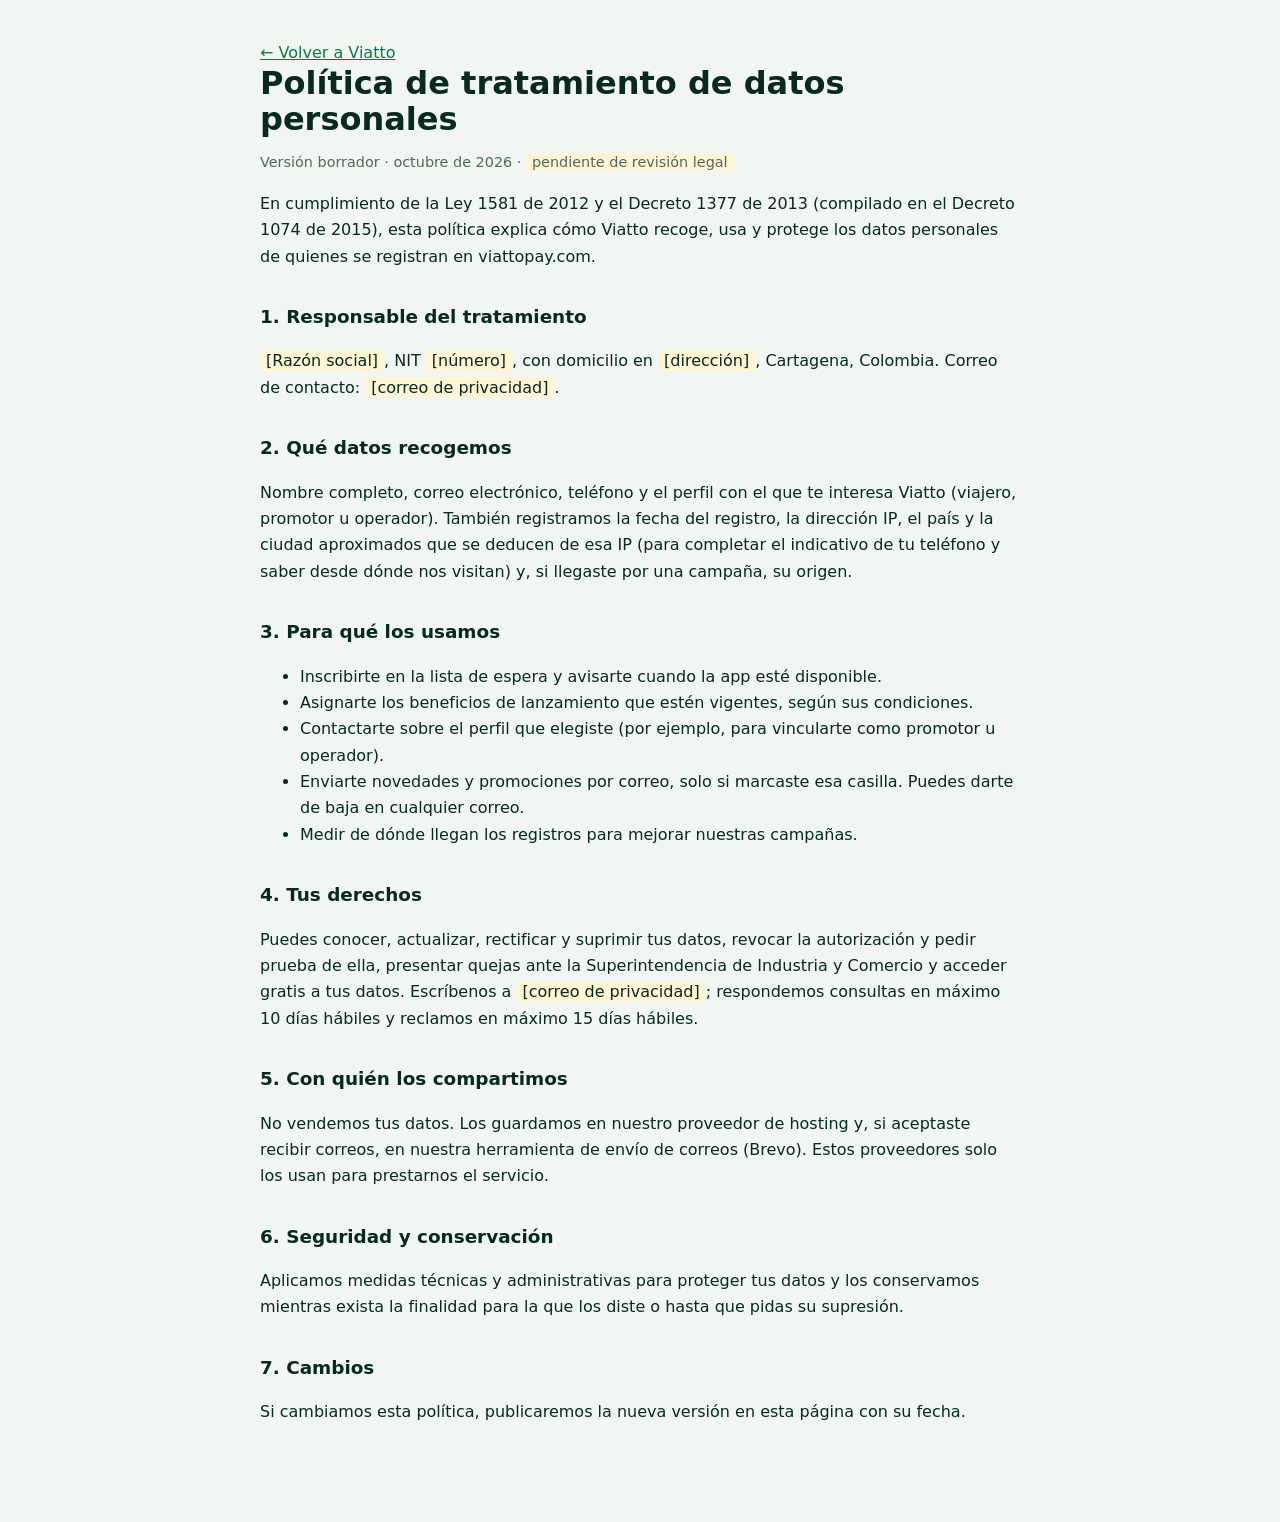
<file: politica-de-privacidad.html>
<!doctype html>
<html lang="es">
<head>
<meta charset="utf-8" />
<meta name="viewport" content="width=device-width, initial-scale=1" />
<title>Política de privacidad · Viatto</title>
<meta name="robots" content="noindex" />
<style>
  body { margin: 0; background: #F2F6F3; color: #062A1C; font: 16px/1.65 system-ui, -apple-system, "Segoe UI", sans-serif; }
  main { max-width: 760px; margin: 0 auto; padding: 40px 20px 80px; }
  h1 { font-size: 2rem; line-height: 1.1; margin: 0 0 6px; }
  h2 { font-size: 1.15rem; margin: 32px 0 8px; }
  .meta { color: #4E6A5D; font-size: 0.9rem; }
  .pendiente { background: #fff4d6; padding: 1px 6px; border-radius: 4px; }
  a { color: #0A7A43; }
</style>
</head>
<body>
<main>
  <a href="./">← Volver a Viatto</a>
  <h1>Política de tratamiento de datos personales</h1>
  <p class="meta">Versión borrador · octubre de 2026 · <span class="pendiente">pendiente de revisión legal</span></p>

  <p>En cumplimiento de la Ley 1581 de 2012 y el Decreto 1377 de 2013 (compilado en el Decreto 1074 de 2015), esta política explica cómo Viatto recoge, usa y protege los datos personales de quienes se registran en viattopay.com.</p>

  <h2>1. Responsable del tratamiento</h2>
  <p><span class="pendiente">[Razón social]</span>, NIT <span class="pendiente">[número]</span>, con domicilio en <span class="pendiente">[dirección]</span>, Cartagena, Colombia. Correo de contacto: <span class="pendiente">[correo de privacidad]</span>.</p>

  <h2>2. Qué datos recogemos</h2>
  <p>Nombre completo, correo electrónico, teléfono y el perfil con el que te interesa Viatto (viajero, promotor u operador). También registramos la fecha del registro, la dirección IP, el país y la ciudad aproximados que se deducen de esa IP (para completar el indicativo de tu teléfono y saber desde dónde nos visitan) y, si llegaste por una campaña, su origen.</p>

  <h2>3. Para qué los usamos</h2>
  <ul>
    <li>Inscribirte en la lista de espera y avisarte cuando la app esté disponible.</li>
    <li>Asignarte los beneficios de lanzamiento que estén vigentes, según sus condiciones.</li>
    <li>Contactarte sobre el perfil que elegiste (por ejemplo, para vincularte como promotor u operador).</li>
    <li>Enviarte novedades y promociones por correo, solo si marcaste esa casilla. Puedes darte de baja en cualquier correo.</li>
    <li>Medir de dónde llegan los registros para mejorar nuestras campañas.</li>
  </ul>

  <h2>4. Tus derechos</h2>
  <p>Puedes conocer, actualizar, rectificar y suprimir tus datos, revocar la autorización y pedir prueba de ella, presentar quejas ante la Superintendencia de Industria y Comercio y acceder gratis a tus datos. Escríbenos a <span class="pendiente">[correo de privacidad]</span>; respondemos consultas en máximo 10 días hábiles y reclamos en máximo 15 días hábiles.</p>

  <h2>5. Con quién los compartimos</h2>
  <p>No vendemos tus datos. Los guardamos en nuestro proveedor de hosting y, si aceptaste recibir correos, en nuestra herramienta de envío de correos (Brevo). Estos proveedores solo los usan para prestarnos el servicio.</p>

  <h2>6. Seguridad y conservación</h2>
  <p>Aplicamos medidas técnicas y administrativas para proteger tus datos y los conservamos mientras exista la finalidad para la que los diste o hasta que pidas su supresión.</p>

  <h2>7. Cambios</h2>
  <p>Si cambiamos esta política, publicaremos la nueva versión en esta página con su fecha.</p>
</main>
</body>
</html>
</file>
<file: styles.css>
/* Viatto — sitio informativo. Tokens tomados de los prototipos de la app. */
:root {
  --ink: #062a1c;
  --green: #0a8f4e;
  --green-deep: #0a7a43;
  --lime: #3fe08f;
  --mint: #ddf7e9;
  --slate: #455073;
  --gray: #6b7186;
  --card: #f1f2f4;
  --bg: #f7faf8;
  --white: #ffffff;
  --line: rgba(6, 42, 28, 0.12);
  --line-light: rgba(255, 255, 255, 0.16);
  --radius: 22px;
  --radius-sm: 14px;
  --font: "Poppins", system-ui, -apple-system, "Segoe UI", sans-serif;
  --mono: "JetBrains Mono", ui-monospace, Menlo, monospace;
  --wrap: 1180px;
}

* {
  box-sizing: border-box;
}
html {
  scroll-behavior: smooth;
  scroll-padding-top: 84px;
}
body {
  margin: 0;
  font-family: var(--font);
  font-size: 17px;
  line-height: 1.6;
  color: var(--ink);
  background: var(--bg);
  -webkit-font-smoothing: antialiased;
}
img {
  max-width: 100%;
  display: block;
}
a {
  color: inherit;
}
h1,
h2,
h3,
h4,
p {
  margin: 0;
}
h1,
h2 {
  text-wrap: balance;
  letter-spacing: -0.03em;
  line-height: 1.05;
  font-weight: 800;
}
h1 {
  font-size: clamp(2.6rem, 6.2vw, 5rem);
}
h2 {
  font-size: clamp(1.9rem, 3.8vw, 3rem);
  max-width: 18ch;
}
h3 {
  font-size: 1.2rem;
  font-weight: 600;
  letter-spacing: -0.01em;
  line-height: 1.25;
}
.wrap {
  width: 100%;
  max-width: var(--wrap);
  margin: 0 auto;
  padding-inline: 24px;
}
.wrap--narrow {
  max-width: 860px;
}
.sr {
  position: absolute;
  width: 1px;
  height: 1px;
  overflow: hidden;
  clip-path: inset(50%);
}
.skip {
  position: absolute;
  left: -999px;
  top: 8px;
  background: var(--white);
  padding: 10px 16px;
  border-radius: 10px;
  z-index: 100;
}
.skip:focus {
  left: 8px;
}
:focus-visible {
  outline: 3px solid var(--lime);
  outline-offset: 3px;
}

.eyebrow {
  font-family: var(--mono);
  font-size: 0.78rem;
  letter-spacing: 0.16em;
  text-transform: uppercase;
  color: var(--green-deep);
  margin-bottom: 18px;
}
.eyebrow--light {
  color: var(--lime);
}
.accent {
  color: var(--lime);
  display: block;
}

/* Botones */
.btn {
  display: inline-flex;
  align-items: center;
  justify-content: center;
  padding: 15px 26px;
  border-radius: 999px;
  border: 1.5px solid transparent;
  font: inherit;
  font-weight: 600;
  font-size: 1rem;
  text-decoration: none;
  cursor: pointer;
  transition: transform 0.15s ease, background 0.15s ease, border-color 0.15s ease;
}
.btn:hover {
  transform: translateY(-2px);
}
.btn--sm {
  padding: 11px 20px;
  font-size: 0.95rem;
}
.btn--primary {
  background: var(--lime);
  color: var(--ink);
}
.btn--primary:hover {
  background: #62eaa5;
}
.btn--ghost {
  border-color: rgba(255, 255, 255, 0.5);
  color: var(--white);
}
.btn--ghost:hover {
  border-color: var(--white);
}
.btn--dark {
  background: var(--ink);
  color: var(--white);
}
.btn--dark:hover {
  background: #0b3d29;
}

/* Navegación */
.nav {
  position: fixed;
  inset: 0 0 auto 0;
  z-index: 50;
  background: rgba(6, 42, 28, 0.72);
  backdrop-filter: blur(14px);
  -webkit-backdrop-filter: blur(14px);
  border-bottom: 1px solid var(--line-light);
}
.nav__in {
  display: flex;
  align-items: center;
  justify-content: space-between;
  height: 76px;
}
.nav__logo img {
  height: 40px;
  width: auto;
}
.nav__menu {
  display: flex;
  align-items: center;
  gap: 30px;
}
.nav__menu a:not(.btn) {
  color: var(--white);
  text-decoration: none;
  font-weight: 500;
  font-size: 0.97rem;
  opacity: 0.9;
}
.nav__menu a:not(.btn):hover {
  opacity: 1;
  color: var(--lime);
}
.nav__toggle {
  display: none;
  flex-direction: column;
  gap: 5px;
  background: none;
  border: 0;
  padding: 12px 8px;
  cursor: pointer;
}
.nav__toggle span:not(.sr) {
  width: 26px;
  height: 2px;
  background: var(--white);
  border-radius: 2px;
}

/* Hero */
.hero {
  position: relative;
  background: var(--ink);
  color: var(--white);
  padding-block: 124px 40px;
  overflow: hidden;
}
.tour {
  position: absolute;
  inset: 0;
  overflow: hidden;
}
.tour video {
  position: absolute;
  inset: 0;
  width: 100%;
  height: 100%;
  object-fit: cover;
}
.tour__shade {
  position: absolute;
  inset: 0;
  background:
    linear-gradient(100deg, rgba(6, 42, 28, 0.94) 0%, rgba(6, 42, 28, 0.7) 44%, rgba(6, 42, 28, 0.18) 100%),
    linear-gradient(0deg, rgba(6, 42, 28, 0.85) 0%, rgba(6, 42, 28, 0) 30%);
}
.hero__in {
  position: relative;
  display: grid;
  display: flex;
  flex-direction: column;
  justify-content: space-between;
  gap: 48px;
  min-height: calc(100svh - 124px - 40px);
}
.hero__copy {
  margin-block: auto;
}
.hero h1 {
  font-size: clamp(2.5rem, 6vw, 5.4rem);
}
.hero__sub {
  font-size: 1.2rem;
  max-width: 34em;
  margin-top: 26px;
  color: rgba(255, 255, 255, 0.88);
}
.hero__cta {
  display: flex;
  flex-wrap: wrap;
  gap: 14px;
  margin-top: 36px;
}
.hero__pay {
  display: flex;
  flex-wrap: wrap;
  align-items: center;
  gap: 10px;
  margin-top: 44px;
}
.hero__pay .eyebrow {
  margin: 0 8px 0 0;
}
.chip {
  padding: 7px 14px;
  border-radius: 999px;
  background: rgba(255, 255, 255, 0.1);
  border: 1px solid var(--line-light);
  font-size: 0.88rem;
  font-weight: 500;
}

/* Paradas del recorrido */
.stops {
  display: flex;
  align-items: center;
  gap: 28px;
  flex-wrap: wrap;
  padding-top: 26px;
  border-top: 1px solid var(--line-light);
}
.stops__now .eyebrow {
  margin-bottom: 6px;
}
.stops__place {
  display: flex;
  align-items: baseline;
  gap: 12px;
  font-size: 1.35rem;
  min-width: 11em;
}
.stops__place span {
  font-family: var(--mono);
  font-size: 0.85rem;
  color: var(--lime);
}
.stops__place b {
  font-weight: 600;
  transition: opacity 0.35s ease;
}
.stops__place b.is-out,
.stops__exp.is-out {
  opacity: 0;
}
.stops__exp {
  display: flex;
  flex-direction: column;
  gap: 2px;
  min-width: 15em;
  padding: 12px 18px;
  border-radius: var(--radius-sm);
  background: rgba(4, 22, 15, 0.5);
  border: 1px solid var(--line-light);
  text-decoration: none;
  color: var(--white);
  transition: opacity 0.35s ease, border-color 0.15s ease;
}
.stops__exp:hover {
  border-color: var(--lime);
}
.stops__exp small {
  font-size: 0.74rem;
  color: rgba(255, 255, 255, 0.72);
}
.stops__exp b {
  font-weight: 600;
  font-size: 0.98rem;
}
.mini {
  transition: opacity 0.35s ease;
}
.stops__dots {
  display: flex;
  gap: 8px;
  flex: 1;
  min-width: 220px;
}
.stops__dots button {
  flex: 1;
  height: 28px;
  padding: 12px 0;
  background: none;
  border: 0;
  cursor: pointer;
}
.stops__dots i {
  display: block;
  height: 4px;
  border-radius: 4px;
  background: rgba(255, 255, 255, 0.24) linear-gradient(var(--lime), var(--lime)) left / calc(var(--p, 0) * 100%) 100%
    no-repeat;
}
.stops__pause {
  font: inherit;
  font-size: 0.86rem;
  font-weight: 600;
  color: var(--white);
  background: rgba(4, 22, 15, 0.5);
  border: 1px solid rgba(255, 255, 255, 0.4);
  border-radius: 999px;
  padding: 9px 18px;
  cursor: pointer;
}
.stops__pause:hover {
  border-color: var(--white);
}

/* Teléfono */
.phone {
  justify-self: center;
  width: min(100%, 340px);
  padding: 12px;
  border-radius: 44px;
  background: rgba(4, 22, 15, 0.86);
  border: 1px solid var(--line-light);
  box-shadow: 0 40px 90px rgba(0, 0, 0, 0.45);
}
.phone__screen {
  background: var(--bg);
  color: var(--ink);
  border-radius: 34px;
  padding: 22px 18px;
  display: flex;
  flex-direction: column;
  gap: 14px;
}
.phone__top {
  display: flex;
  align-items: center;
  justify-content: space-between;
}
.phone__top img {
  height: 27px;
  width: auto;
}
.phone__hello {
  font-weight: 600;
  font-size: 1.1rem;
}
.phone__note {
  text-align: center;
  font-size: 0.78rem;
  color: rgba(255, 255, 255, 0.7);
  padding: 12px 0 6px;
}
.tag {
  font-family: var(--mono);
  font-size: 0.64rem;
  letter-spacing: 0.12em;
  text-transform: uppercase;
  padding: 4px 9px;
  border-radius: 999px;
  background: var(--ink);
  color: var(--lime);
}
.tag--light {
  background: rgba(255, 255, 255, 0.92);
  color: var(--ink);
}
.goal {
  background: var(--white);
  border: 1px solid var(--line);
  border-radius: 18px;
  padding: 16px;
  display: flex;
  flex-direction: column;
  gap: 10px;
}
.goal__head {
  display: flex;
  justify-content: space-between;
  font-size: 0.74rem;
  color: var(--gray);
}
.goal__head span:first-child {
  font-weight: 600;
  color: var(--ink);
}
.goal__amount {
  font-size: 1.55rem;
  font-weight: 700;
  letter-spacing: -0.02em;
  font-variant-numeric: tabular-nums;
}
.goal__amount small {
  font-size: 0.72rem;
  font-weight: 500;
  color: var(--gray);
  letter-spacing: 0;
}
.bar {
  height: 8px;
  border-radius: 8px;
  background: var(--card);
  overflow: hidden;
}
.bar i {
  display: block;
  height: 100%;
  background: var(--green);
  border-radius: 8px;
}
.goal__split {
  display: flex;
  justify-content: space-between;
  font-size: 0.74rem;
  color: var(--slate);
}
.goal__split b {
  color: var(--green-deep);
}
.goal__btns {
  display: grid;
  grid-template-columns: 1fr 1fr;
  gap: 8px;
}
.goal__btns span {
  text-align: center;
  padding: 9px;
  border-radius: 999px;
  font-size: 0.82rem;
  font-weight: 600;
  background: var(--card);
}
.goal__btns span:first-child {
  background: var(--green);
  color: var(--white);
}
.mini {
  display: grid;
  grid-template-columns: 54px 1fr;
  gap: 12px;
  align-items: center;
  background: var(--white);
  border: 1px solid var(--line);
  border-radius: 16px;
  padding: 10px;
}
.mini img,
.qr {
  width: 54px;
  height: 54px;
  border-radius: 11px;
  object-fit: cover;
}
.mini b {
  display: block;
  font-size: 0.84rem;
  font-weight: 600;
  line-height: 1.3;
}
.mini small {
  font-size: 0.72rem;
  color: var(--gray);
}
.qr {
  background:
    linear-gradient(var(--ink) 0 0) 6px 6px / 14px 14px no-repeat,
    linear-gradient(var(--ink) 0 0) calc(100% - 6px) 6px / 14px 14px no-repeat,
    linear-gradient(var(--ink) 0 0) 6px calc(100% - 6px) / 14px 14px no-repeat,
    repeating-conic-gradient(var(--ink) 0 25%, transparent 0 50%) 50% 50% / 9px 9px,
    var(--mint);
}

/* Secciones */
.section {
  padding-block: clamp(72px, 9vw, 128px);
}
.section--dark {
  background: var(--ink);
  color: var(--white);
}
.section--mint {
  background: var(--mint);
}
.head {
  display: flex;
  justify-content: space-between;
  align-items: flex-end;
  gap: 24px;
  flex-wrap: wrap;
}
.head__aside {
  color: var(--slate);
  max-width: 26em;
}

/* Pasos */
.steps {
  list-style: none;
  padding: 0;
  margin: 56px 0 0;
  display: grid;
  grid-template-columns: repeat(5, minmax(0, 1fr));
  gap: 0;
  border-top: 2px solid var(--ink);
}
.steps li {
  padding: 26px 22px 0 0;
  display: flex;
  flex-direction: column;
  gap: 10px;
}
.steps li + li {
  padding-left: 22px;
  border-left: 1px solid var(--line);
}
.steps__n {
  font-family: var(--mono);
  font-size: 0.85rem;
  color: var(--green-deep);
}
.steps p {
  font-size: 0.95rem;
  color: var(--slate);
}

/* Bento */
.bento {
  margin-top: 56px;
  display: grid;
  grid-template-columns: repeat(3, minmax(0, 1fr));
  gap: 18px;
}
.card {
  background: rgba(255, 255, 255, 0.06);
  border: 1px solid var(--line-light);
  border-radius: var(--radius);
  padding: 30px;
  display: flex;
  flex-direction: column;
  gap: 12px;
}
.card p {
  color: rgba(255, 255, 255, 0.78);
  font-size: 0.98rem;
}
.card--wide {
  grid-column: span 2;
  grid-row: span 2;
  justify-content: flex-start;
}
.card--wide h3 {
  font-size: 1.7rem;
}
.card--accent {
  background: var(--lime);
  border-color: var(--lime);
  color: var(--ink);
}
.card--accent p {
  color: var(--ink);
}
.card__demo {
  margin-top: auto;
  padding-top: 26px;
  display: grid;
  grid-template-columns: repeat(3, minmax(0, 1fr));
  gap: 12px;
}
.stat {
  background: rgba(255, 255, 255, 0.08);
  border-radius: var(--radius-sm);
  padding: 16px;
  display: flex;
  flex-direction: column;
  gap: 4px;
  min-width: 0;
}
.stat small {
  font-size: 0.76rem;
  color: rgba(255, 255, 255, 0.7);
}
.stat b {
  font-size: clamp(1.05rem, 2vw, 1.5rem);
  font-weight: 700;
  font-variant-numeric: tabular-nums;
}
.card__foot {
  font-size: 0.76rem;
  color: rgba(255, 255, 255, 0.55);
}

/* Experiencias */
.exp {
  margin-top: 48px;
  display: grid;
  grid-template-columns: repeat(3, minmax(0, 1fr));
  grid-auto-rows: 260px;
  gap: 18px;
}
.exp__card {
  position: relative;
  border-radius: var(--radius);
  overflow: hidden;
  background: var(--ink);
}
.exp__card--tall {
  grid-row: span 2;
}
.exp__card img {
  width: 100%;
  height: 100%;
  object-fit: cover;
  transition: transform 0.5s ease;
}
.exp__card:hover img {
  transform: scale(1.05);
}
.exp__card > div {
  position: absolute;
  inset: auto 0 0 0;
  padding: 60px 22px 22px;
  background: linear-gradient(180deg, rgba(6, 42, 28, 0) 0%, rgba(6, 42, 28, 0.9) 78%);
  color: var(--white);
  display: flex;
  flex-direction: column;
  align-items: flex-start;
  gap: 10px;
}

/* Aliados */
.duo {
  margin-top: 48px;
  display: grid;
  grid-template-columns: repeat(2, minmax(0, 1fr));
  gap: 18px;
}
.panel {
  background: var(--white);
  border-radius: var(--radius);
  padding: 36px;
  display: flex;
  flex-direction: column;
  align-items: flex-start;
  gap: 16px;
}
.panel h3 {
  font-size: 1.5rem;
}
.panel p {
  color: var(--slate);
}
.ticks {
  list-style: none;
  padding: 0;
  margin: 4px 0 12px;
  display: flex;
  flex-direction: column;
  gap: 10px;
  font-size: 0.97rem;
}
.ticks li {
  padding-left: 30px;
  position: relative;
}
.ticks li::before {
  content: "";
  position: absolute;
  left: 0;
  top: 0.32em;
  width: 18px;
  height: 18px;
  border-radius: 50%;
  background: var(--green)
    url("data:image/svg+xml,%3Csvg xmlns='http://www.w3.org/2000/svg' viewBox='0 0 18 18'%3E%3Cpath d='M5 9.4l2.6 2.6L13 6.6' fill='none' stroke='%23fff' stroke-width='2' stroke-linecap='round' stroke-linejoin='round'/%3E%3C/svg%3E")
    center / contain no-repeat;
}

/* Preguntas */
.faq {
  margin-top: 40px;
  border-top: 2px solid var(--ink);
}
.faq details {
  border-bottom: 1px solid var(--line);
}
.faq summary {
  list-style: none;
  cursor: pointer;
  padding: 24px 44px 24px 0;
  font-weight: 600;
  font-size: 1.1rem;
  position: relative;
}
.faq summary::-webkit-details-marker {
  display: none;
}
.faq summary::after {
  content: "+";
  position: absolute;
  right: 4px;
  top: 50%;
  transform: translateY(-50%);
  font-size: 1.6rem;
  font-weight: 400;
  color: var(--green-deep);
  transition: transform 0.2s ease;
}
.faq details[open] summary::after {
  transform: translateY(-50%) rotate(45deg);
}
.faq details p {
  padding: 0 44px 26px 0;
  color: var(--slate);
  max-width: 62ch;
}

/* Únete */
.cta__in {
  display: grid;
  grid-template-columns: minmax(0, 1fr) minmax(0, 0.9fr);
  gap: 56px;
  align-items: center;
}
.cta__sub {
  margin-top: 20px;
  font-size: 1.1rem;
  color: rgba(255, 255, 255, 0.82);
}
.form {
  background: var(--white);
  color: var(--ink);
  border-radius: var(--radius);
  padding: 32px;
  display: flex;
  flex-direction: column;
  gap: 16px;
}
.form label {
  display: flex;
  flex-direction: column;
  gap: 6px;
  font-size: 0.88rem;
  font-weight: 600;
}
.form input,
.form select {
  font: inherit;
  font-weight: 400;
  padding: 13px 14px;
  border-radius: 12px;
  border: 1.5px solid var(--line);
  background: var(--white);
  color: var(--ink);
}
.form input:focus,
.form select:focus {
  outline: none;
  border-color: var(--green);
}
.form input.is-bad {
  border-color: #c0392b;
}
.form__msg {
  min-height: 1.4em;
  font-size: 0.9rem;
  color: var(--green-deep);
}
.form__msg.is-bad {
  color: #c0392b;
}

/* Pie */
.footer {
  background: #041a12;
  color: rgba(255, 255, 255, 0.78);
  padding-block: 64px 28px;
  font-size: 0.95rem;
}
.footer__in {
  display: grid;
  grid-template-columns: 1.6fr repeat(3, minmax(0, 1fr));
  gap: 40px;
}
.footer__brand img {
  height: 40px;
  width: auto;
  margin-bottom: 14px;
}
.footer h4 {
  font-family: var(--mono);
  font-size: 0.74rem;
  letter-spacing: 0.14em;
  text-transform: uppercase;
  color: var(--lime);
  font-weight: 500;
  margin-bottom: 14px;
}
.footer a {
  display: block;
  text-decoration: none;
  padding: 4px 0;
}
.footer a:hover {
  color: var(--white);
}
.footer__legal {
  margin-top: 48px;
  padding-top: 22px;
  border-top: 1px solid var(--line-light);
  display: flex;
  justify-content: space-between;
  flex-wrap: wrap;
  gap: 10px;
  font-size: 0.84rem;
  color: rgba(255, 255, 255, 0.55);
}

/* Cangrejo guía */
.crab {
  --size: 176px;
  position: fixed;
  left: 0;
  bottom: 0;
  z-index: 40;
  width: var(--size);
  transform: translate3d(var(--x, -110%), calc(var(--lift, 0px) * -1), 0);
  transition: transform 1.5s cubic-bezier(0.45, 0.05, 0.3, 1);
  pointer-events: none;
}
.crab > * {
  pointer-events: auto;
}
.crab__body {
  display: block;
  width: 100%;
  padding: 0;
  border: 0;
  background: none;
  cursor: pointer;
  position: relative;
  transform-origin: 50% 90%;
}
/* Animación cuadro a cuadro: hoja de 8 × 7 fotogramas; script.js mueve background-position */
.crab__sprite {
  display: block;
  aspect-ratio: 398 / 290;
  background: url("assets/cangrejo-bucle.webp?v=2") 0 0 / 800% 700% no-repeat;
  filter: drop-shadow(0 6px 10px rgba(4, 22, 15, 0.3));
}
.crab.is-walking .crab__body {
  animation: crab-walk 0.32s linear infinite;
}
@keyframes crab-walk {
  0%,
  100% {
    transform: translateY(0) rotate(-3deg);
  }
  50% {
    transform: translateY(-6px) rotate(3deg);
  }
}
.crab__bubble {
  position: absolute;
  bottom: calc(100% + 4px);
  left: 10px;
  width: min(196px, calc(100vw - 32px));
  background: rgba(4, 22, 15, 0.82);
  -webkit-backdrop-filter: blur(10px);
  backdrop-filter: blur(10px);
  color: var(--white);
  border-radius: 14px 14px 14px 4px;
  padding: 8px 26px 8px 11px;
  font-size: 0.72rem;
  line-height: 1.35;
  box-shadow: 0 12px 30px rgba(4, 22, 15, 0.35);
  border: 1px solid var(--line-light);
  opacity: 0;
  transform: translateY(8px) scale(0.96);
  transform-origin: 15% 100%;
  transition: opacity 0.25s ease, transform 0.25s ease;
  visibility: hidden;
}
.crab.is-talking .crab__bubble {
  opacity: 1;
  transform: none;
  visibility: visible;
}
.crab__close {
  position: absolute;
  top: 3px;
  right: 3px;
  width: 26px;
  height: 26px;
  border: 0;
  background: none;
  font-size: 1.05rem;
  line-height: 1;
  color: rgba(255, 255, 255, 0.7);
  cursor: pointer;
  border-radius: 50%;
}
.crab__close:hover {
  color: var(--white);
  background: rgba(255, 255, 255, 0.14);
}
.crab__links {
  display: flex;
  flex-direction: column;
  align-items: flex-start;
  gap: 5px;
  margin-top: 8px;
}
.crab__links[hidden] {
  display: none;
}
.crab__links a,
.crab__links button {
  font: inherit;
  font-weight: 600;
  font-size: 0.76rem;
  text-decoration: none;
  padding: 5px 12px;
  border-radius: 999px;
  background: rgba(255, 255, 255, 0.12);
  color: var(--white);
  border: 0;
  cursor: pointer;
}
.crab__links a:hover {
  background: var(--lime);
  color: var(--ink);
}
.crab__links button {
  background: none;
  color: rgba(255, 255, 255, 0.65);
  font-weight: 500;
  padding-left: 0;
  text-decoration: underline;
}
@media (max-width: 640px) {
  .crab {
    --size: 124px;
  }
}

/* Aparición al hacer scroll (solo si hay JS y el usuario acepta movimiento) */
.js .reveal {
  opacity: 0;
  transform: translateY(22px);
  transition: opacity 0.6s ease, transform 0.6s ease;
}
.js .reveal.is-in {
  opacity: 1;
  transform: none;
}

@media (max-width: 980px) {
  .tour__shade {
    background: linear-gradient(180deg, rgba(6, 42, 28, 0.9) 0%, rgba(6, 42, 28, 0.74) 55%, rgba(6, 42, 28, 0.9) 100%);
  }
  .cta__in {
    grid-template-columns: minmax(0, 1fr);
  }
  .steps {
    grid-template-columns: repeat(2, minmax(0, 1fr));
    row-gap: 8px;
  }
  .steps li,
  .steps li + li {
    padding: 22px 16px 14px 0;
    border-left: 0;
  }
  .bento,
  .exp {
    grid-template-columns: repeat(2, minmax(0, 1fr));
  }
  .footer__in {
    grid-template-columns: repeat(2, minmax(0, 1fr));
  }
  .nav__toggle {
    display: flex;
  }
  .nav__menu {
    position: absolute;
    inset: 76px 0 auto 0;
    flex-direction: column;
    align-items: stretch;
    gap: 4px;
    padding: 16px 24px 24px;
    background: var(--ink);
    border-bottom: 1px solid var(--line-light);
    display: none;
  }
  .nav__menu.is-open {
    display: flex;
  }
  .nav__menu a:not(.btn) {
    padding: 12px 0;
  }
  .nav__menu .btn {
    margin-top: 8px;
  }
}
@media (max-width: 640px) {
  body {
    font-size: 16px;
  }
  .hero {
    padding-block: 120px 64px;
  }
  .steps,
  .bento,
  .exp,
  .duo,
  .footer__in {
    grid-template-columns: minmax(0, 1fr);
  }
  .card--wide {
    grid-column: auto;
    grid-row: auto;
  }
  .exp {
    grid-auto-rows: 240px;
  }
  .exp__card--tall {
    grid-row: auto;
  }
  .panel,
  .form {
    padding: 26px;
  }
}
@media (prefers-reduced-motion: reduce) {
  html {
    scroll-behavior: auto;
  }
  .js .reveal {
    opacity: 1;
    transform: none;
    transition: none;
  }
  .btn,
  .exp__card img {
    transition: none;
  }
  .crab {
    transition: none;
  }
  .crab.is-walking .crab__body {
    animation: none;
  }
}

/* Pantallas bajas: compactar la portada para que el recorrido quepa sin hacer scroll */
@media (min-width: 981px) and (max-height: 780px) {
  .hero {
    padding-block: 104px 28px;
  }
  .hero__in {
    gap: 28px;
    min-height: calc(100svh - 104px - 28px);
  }
  .hero h1 {
    font-size: clamp(2.5rem, 5.2vw, 4.4rem);
  }
  .hero__sub {
    margin-top: 18px;
    font-size: 1.08rem;
  }
  .hero__cta {
    margin-top: 24px;
  }
  .hero__pay {
    margin-top: 24px;
  }
  .stops {
    padding-top: 16px;
  }
}

/* Campaña "precios claros": titular de portada, problema, propuesta de valor y bloques de frase grande */
@media (min-height: 781px), (max-width: 980px) {
  .hero h1 {
    font-size: clamp(2.2rem, 5vw, 4.4rem);
    line-height: 0.96;
  }
}
.hero__note {
  margin-top: 26px;
  font-size: 0.92rem;
  color: rgba(255, 255, 255, 0.72);
}
.problem__text {
  margin-top: 24px;
  max-width: 40em;
  font-size: 1.2rem;
  color: var(--slate);
}
.problem__close {
  margin-top: 36px;
  max-width: 26em;
  padding-left: 22px;
  border-left: 4px solid var(--lime);
  font-size: clamp(1.3rem, 2.4vw, 1.9rem);
  font-weight: 700;
  line-height: 1.25;
}
.grid4 {
  margin-top: 56px;
  display: grid;
  grid-template-columns: minmax(0, 1fr);
  gap: 18px;
}
@media (min-width: 641px) {
  .grid4 {
    grid-template-columns: repeat(2, minmax(0, 1fr));
  }
}
@media (min-width: 981px) {
  .grid4,
  .steps--4 {
    grid-template-columns: repeat(4, minmax(0, 1fr));
  }
}
.card__icon {
  width: 40px;
  height: 40px;
  color: var(--lime);
}
.punch {
  text-align: center;
}
.punch h2 {
  font-size: clamp(2.2rem, 6vw, 5rem);
  line-height: 1;
  max-width: 14em;
  margin-inline: auto;
}
.punch .accent {
  display: inline;
  color: var(--green);
}
.punch p {
  margin: 22px auto 34px;
  max-width: 30em;
  font-size: 1.2rem;
}
.h2--sm {
  font-size: clamp(1.7rem, 3vw, 2.5rem);
}
.footer__in span {
  display: block;
  padding: 4px 0;
}

/* Mojarra: asoma desde la esquina inferior izquierda en las secciones que le tocan.
   Va volteada: el reel la corta por una aleta y así ese corte queda contra el borde de la pantalla. */
.fish {
  --size: 168px;
  position: fixed;
  left: 0;
  bottom: 0;
  z-index: 40;
  width: var(--size);
  transform: translateY(108%);
  transition: transform 0.7s cubic-bezier(0.3, 1.3, 0.5, 1);
  pointer-events: none;
}
.fish > * {
  pointer-events: auto;
}
.fish.is-up {
  transform: none;
}
.fish__body {
  display: block;
  width: 100%;
  padding: 0;
  border: 0;
  background: none;
  cursor: pointer;
}
/* Hoja de 8 × 6 fotogramas; script.js mueve background-position */
.fish__sprite {
  display: block;
  aspect-ratio: 300 / 341;
  background: url("assets/mojarra-anim.webp?v=1") 0 0 / 800% 600% no-repeat;
  transform: scaleX(-1);
  filter: drop-shadow(0 6px 10px rgba(4, 22, 15, 0.3));
}
.fish .crab__bubble {
  bottom: calc(100% + 2px);
}
.fish.is-talking .crab__bubble {
  opacity: 1;
  transform: none;
  visibility: visible;
}
@media (max-width: 640px) {
  .fish {
    --size: 104px;
  }
}
@media (prefers-reduced-motion: reduce) {
  .fish {
    transition: none;
  }
}
.hero__cta .btn {
  box-shadow: 0 10px 30px rgba(63, 224, 143, 0.4);
}

/* Sección del problema: texto a la izquierda y mockup de la app a la derecha */
.problem {
  display: grid;
  grid-template-columns: minmax(0, 1fr);
  gap: 48px;
  align-items: center;
}
.problem__phone {
  width: min(280px, 72vw);
  height: auto;
  justify-self: center;
  filter: drop-shadow(0 24px 40px rgba(6, 42, 28, 0.22));
}
@media (min-width: 981px) {
  .problem {
    grid-template-columns: minmax(0, 1.5fr) minmax(0, 1fr);
    gap: 64px;
  }
  .problem__phone {
    width: min(300px, 100%);
  }
}

/* Stickers tirados sobre la sección del problema: tamaños dispares y bien girados, siempre dentro de la sección.
   Van por detrás del texto y del teléfono. */
.stickers {
  position: relative;
  overflow: hidden;
}
.stickers > .wrap {
  position: relative;
  z-index: 1;
}
.stickers__bg {
  position: absolute;
  inset: 0;
  pointer-events: none;
}
.sticker {
  position: absolute;
  width: var(--w);
  height: auto;
  rotate: var(--r, 0deg);
  filter: drop-shadow(0 10px 16px rgba(6, 42, 28, 0.2));
  animation: sticker-wobble var(--t, 6s) ease-in-out infinite alternate;
  animation-delay: var(--d, 0s);
}
/* Celular: cuatro pequeños en las esquinas, todos dentro de la sección */
.sticker--cuenta {
  --w: 64px;
  left: 10px;
  top: 6px;
  --r: -14deg;
}
.sticker--500mil {
  --w: 66px;
  right: 10px;
  top: 6px;
  --r: 15deg;
  --d: -2.4s;
  --t: 7s;
}
.sticker--pina {
  --w: 76px;
  right: 10px;
  bottom: 92px;
  --r: 16deg;
  --d: -3.1s;
}
.sticker--lancha {
  --w: 92px;
  right: 8px;
  bottom: 12px;
  --r: -10deg;
  --d: -0.6s;
  --t: 5s;
}
.sticker--torre,
.sticker--coco {
  display: none;
}
@media (min-width: 981px) {
  .sticker--torre,
  .sticker--coco {
    display: block;
  }
  .sticker--cuenta {
    --w: clamp(130px, 12vw, 190px);
    left: auto;
    right: 2%;
    top: 39%;
    --r: 13deg;
  }
  .sticker--torre {
    --w: clamp(100px, 8.6vw, 144px);
    left: 41%;
    top: 4%;
    --r: 12deg;
    --d: -1.2s;
    --t: 7s;
  }
  .sticker--500mil {
    --w: clamp(130px, 12.2vw, 196px);
    right: 1.8%;
    top: 6%;
    --r: 14deg;
  }
  .sticker--coco {
    --w: clamp(88px, 7.6vw, 126px);
    left: 55.5%;
    top: 38%;
    --r: -21deg;
    --d: -1.9s;
    --t: 5s;
  }
  .sticker--pina {
    --w: clamp(116px, 10.6vw, 172px);
    right: 2.2%;
    bottom: 5%;
    --r: 17deg;
  }
  .sticker--lancha {
    --w: clamp(130px, 12.5vw, 200px);
    left: 50%;
    right: auto;
    bottom: 4%;
    --r: -10deg;
  }
}
/* Flotan: suben, bajan, se desplazan y se mecen; --a es cuánto se mueven (menos en celular, donde van pegados al borde) */
@keyframes sticker-wobble {
  0% {
    translate: 0 0;
    rotate: var(--r, 0deg);
  }
  35% {
    translate: calc(var(--a, 6px) * 0.6) calc(var(--a, 6px) * -1);
    rotate: calc(var(--r, 0deg) + 6deg);
  }
  70% {
    translate: calc(var(--a, 6px) * -0.5) calc(var(--a, 6px) * -0.3);
    rotate: calc(var(--r, 0deg) - 4deg);
  }
  100% {
    translate: calc(var(--a, 6px) * 0.3) calc(var(--a, 6px) * 0.7);
    rotate: calc(var(--r, 0deg) + 3deg);
  }
}
@media (min-width: 981px) {
  .sticker {
    --a: 18px;
  }
}
@media (prefers-reduced-motion: reduce) {
  .sticker {
    animation: none;
  }
}
</file>
<file: propuesta-3-movil.css>
/* Propuesta 3 · ajustes solo para celular (pantallas de hasta 600 px).
   Lo usan propuesta-3.html y propuesta-3b.html; la versión de escritorio no cambia. */
@media (max-width: 600px) {
  /* sticker de los 500 mil centrado entre el menú y el título, sin cortarse ni tapar el logo */
  .st--500 { --w: 128px; left: calc(50% - 64px); top: 92px; --r: -8deg; }
  .st--lancha { display: none; }
  /* ciudad amurallada abajo a la izquierda, en el lugar de la lancha */
  .st--torre { display: block; --w: 96px; left: 4%; bottom: 5%; }
  .sky__in > .pill { display: none; } /* en celular basta el botón del menú */
  .sky p { font-size: 1rem; line-height: 1.45; margin: 20px auto 26px; }
  .sky { --fw: 118px; } /* mojarra en la silla más pequeña */
  /* sin alto de pantalla completa: la portada termina justo bajo la mojarra, sin hueco entre el texto y ella */
  .sky { padding-top: 215px; padding-bottom: calc(var(--fw) * 1.25 + 64px); min-height: 0; place-items: start center; }
  .sea { padding-bottom: 32px; }
  /* cangrejo: abajo a la izquierda, junto a las flechas, sin tapar el celular */
  #fish2 { --size: 130px; bottom: 0; transform: translateY(108%); }
  #fish2.is-up { transform: none; }
  #fish2 .crab__bubble { left: 40%; bottom: calc(100% - 10px); }
  .half { padding-top: 24px; padding-bottom: 28px; }
  .half__kicker { display: none; } /* sin el botón "¿Cómo se paga tu viaje?" */
  .join { padding-top: 32px; } /* "Cartagena te espera" sube, sin el hueco blanco */
  /* etiqueta de la propuesta más pequeña para que no tape el contenido */
  .p3-note { padding: 6px 12px; font-size: 0.7rem; bottom: 8px; }
  /* sección 3: el pez arriba de los 50 %, sin montarse sobre ellos */
  .half__pez { margin-top: -40px; margin-bottom: 8px; }
  /* Sección 2 como slider: debajo del título solo se ve el paso activo, y justo debajo su pantalla.
     Las flechas (o deslizar el celular) cambian de paso y de pantalla a la vez. */
  .feat { gap: 18px; }
  .feat ul { margin-top: 22px; }
  .feat ul::before { display: none; }
  #featList li:not(.is-on) { display: none; }
  #featList li.is-on { animation: paso-entra 0.35s ease; }
  /* tarjeta del paso más compacta */
  #featList li.is-on { padding: 14px 16px; gap: 14px; grid-template-columns: 44px minmax(0, 1fr); }
  #featList li i { width: 44px; height: 44px; font-size: 1.3rem; }
  #featList li b { font-size: 1.15rem; line-height: 1; }
  #featList li span { margin-top: 5px; font-size: 0.88rem; line-height: 1.3; }
  @keyframes paso-entra {
    from { opacity: 0; translate: 24px 0; }
    to { opacity: 1; translate: 0 0; }
  }
  /* flechas del slider a los lados del celular, centradas en su altura */
  .mock { position: relative; }
  .mock__track figure { padding-inline: 52px; }
  .mock__track img { width: min(260px, 100%); }
  .mock__nav {
    position: absolute;
    inset: 50% 0 auto;
    translate: 0 -50%;
    justify-content: space-between;
    margin: 0;
    pointer-events: none;
  }
  .mock__nav button { pointer-events: auto; width: 46px; height: 46px; }
  /* "5.000 millas" con el mismo lettering de "Cartagena" y "gana" (solo en celular) */
  .join__mil {
    display: inline-block;
    font-family: "Shrikhand", "Archivo", serif;
    font-stretch: normal;
    font-weight: 400;
    text-transform: none;
    letter-spacing: 0;
    font-size: 1.04em;
    color: var(--ink);
    transform: skewX(10deg);
    -webkit-text-stroke: 0.1em #08e773;
    paint-order: stroke fill;
    filter: drop-shadow(0 10px 14px rgba(6, 42, 28, 0.22));
  }
  /* "gana 5.000 millas": un poco más grande y con contorno amarillo */
  .join h2 .join__h2b .pay,
  .join h2 .join__mil {
    font-size: 1.18em;
    -webkit-text-stroke: 0.1em #ffd400;
  }
  /* más aire entre líneas para que las letras con contorno no se monten unas sobre otras */
  .join h2 .join__h2b { line-height: 1.3; margin-top: 0.35em; }
  .join h2 .join__h2b .pay { margin: 0 0.06em; }
  /* en celular dice "5K millas" en vez de "5.000 millas" */
  .t-esc { display: none; }
  .t-mov { display: inline; }
}
</file>
